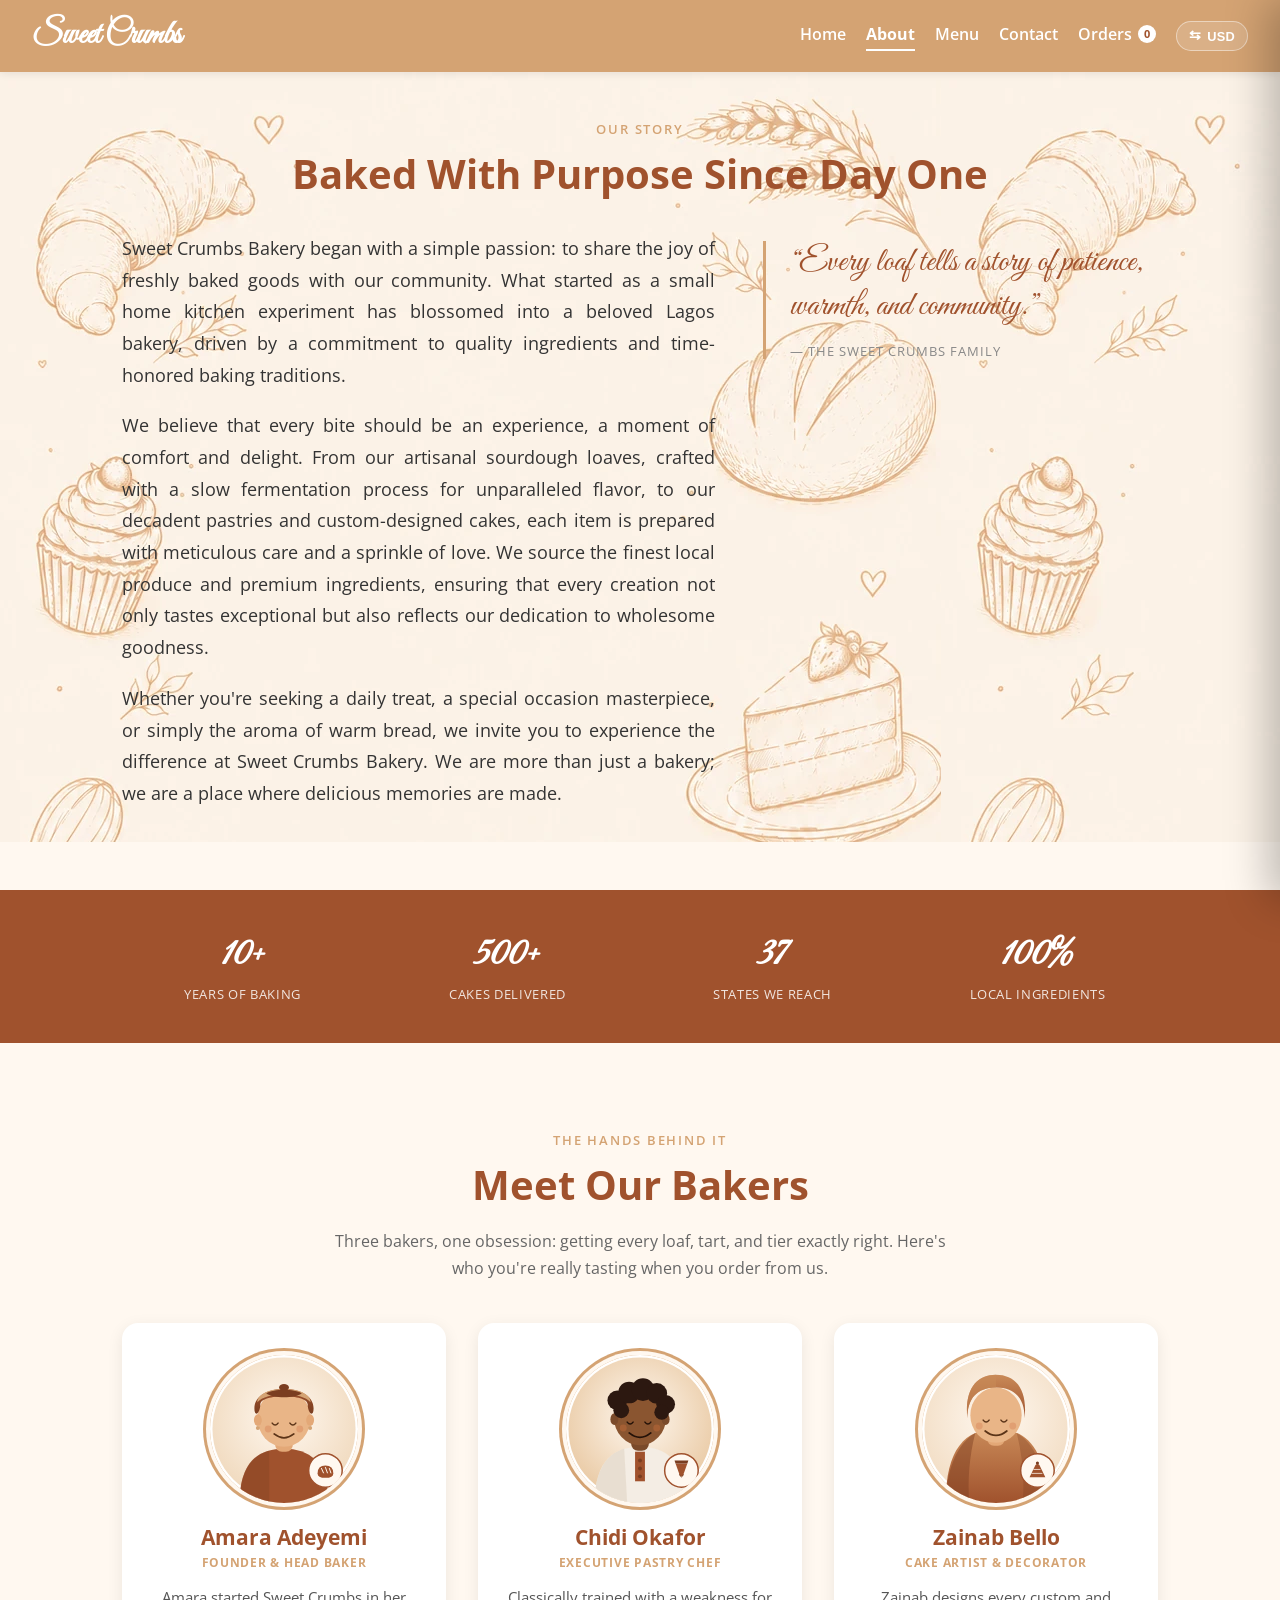
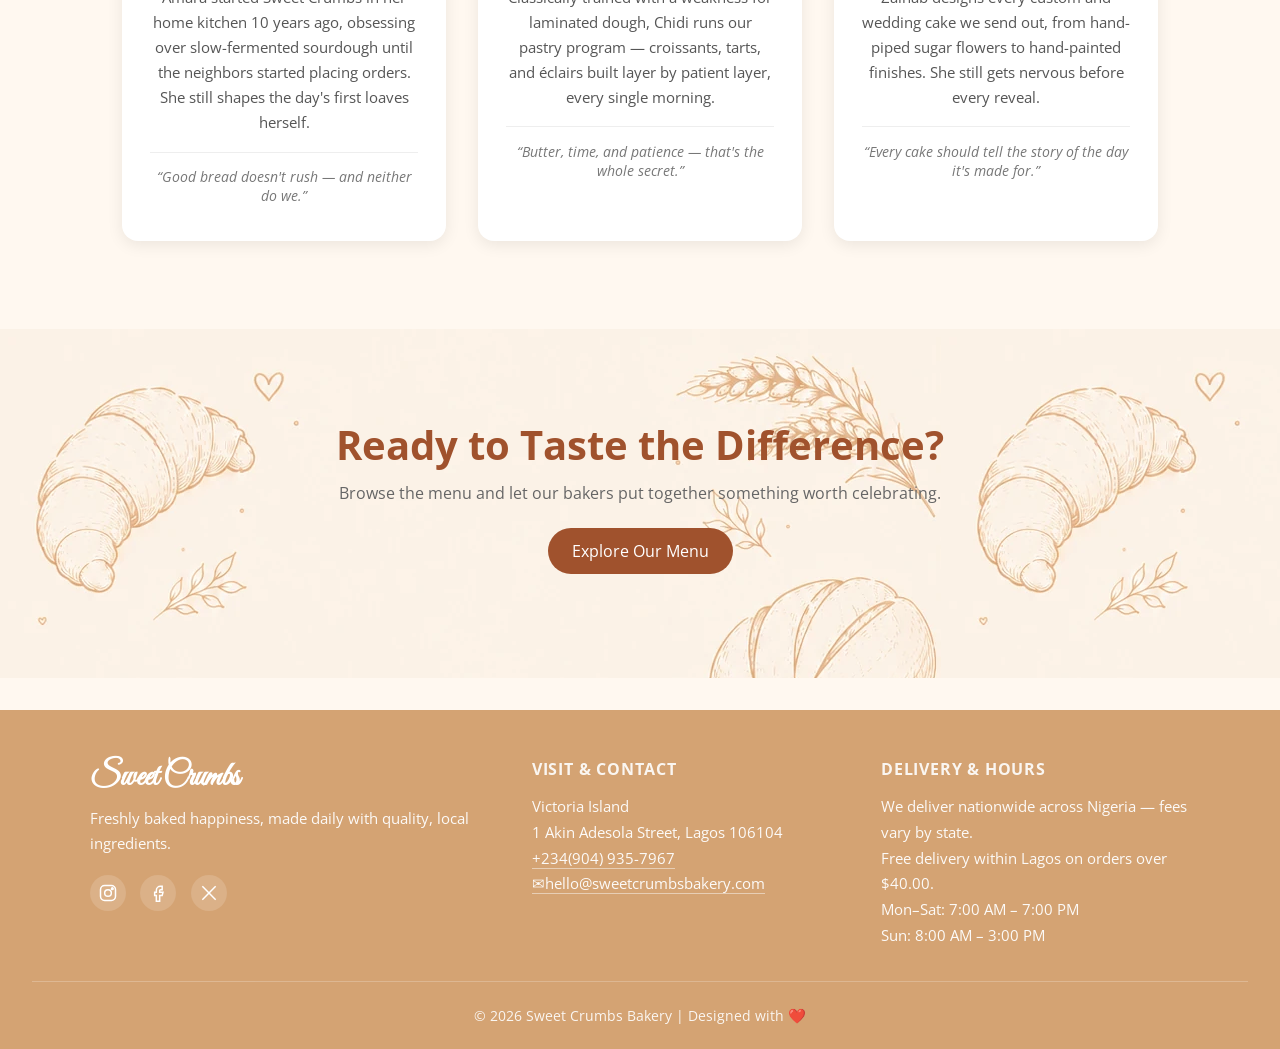
<file: about.html>
<!DOCTYPE html>
<html lang="en">
<head>
    <meta charset="UTF-8">
    <meta name="viewport" content="width=device-width, initial-scale=1.0">
    <meta name="description" content="Learn the story behind Sweet Crumbs Bakery — freshly baked sourdough, pastries, and custom cakes made with quality ingredients and time-honored traditions.">
    <title>About Us- Sweet Crumb Bakery</title>
    <link rel="icon" href="data:image/svg+xml,<svg xmlns=%22http://www.w3.org/2000/svg%22 viewBox=%220 0 100 100%22><text y=%22.9em%22 font-size=%2290%22>🍞</text></svg>">
    <!-- Preload only the background needed for the current device -->
<link rel="preload" as="image" href="img.png" media="(min-width: 769px)">

<link rel="preload" as="image" href="mobile img.png" media="(max-width: 768px)">

<link rel="stylesheet" href="styles.css">
    <link href="https://fonts.googleapis.com/css2?family=Great+Vibes&family=Open+Sans:wght@400;600&display=swap" rel="stylesheet">
    <link rel="stylesheet" href="styles.css">
    <script src="script.js" defer></script>
</head>
<body>
    <!--Navbar-->
    <header id="navbar">
        <h1>Sweet Crumbs</h1>
    <div class="nav-wrapper">
        <nav id="nav-links">
            <a href="index.html">Home</a>
            <a href="about.html" class="active" aria-current="page">About</a>
            <a href="menu.html">Menu</a>
            <a href="contact.html">Contact</a>
            <a href="#" id="orders-link" class="cart-link" aria-haspopup="dialog">Orders<span class="cart-badge" id="cart-badge">0</span></a>
        </nav>
        <div class="header-actions">
            <button type="button" class="currency-toggle" id="currency-toggle" aria-label="Prices shown in US Dollars. Tap to switch to Nigerian Naira.">
                <span class="currency-swap-icon" aria-hidden="true">&#8646;</span>
                <span id="currency-toggle-label">USD</span>
            </button>
            <button class="hamburger" id="hamburger" aria-label="Toggle navigation menu" aria-expanded="false" aria-controls="nav-links">
                <span class="hamburger-bar"></span>
                <span class="hamburger-bar"></span>
                <span class="hamburger-bar"></span>
            </button>
        </div>
    </div>
    </header>

    <!--Our Story-->
    <section class="story-section">
        <div class="container story-container">
            <p class="section-eyebrow">Our Story</p>
            <h2>Baked With Purpose Since Day One</h2>
            <div class="story-grid">
                <div class="about-text">
                    <p>Sweet Crumbs Bakery began with a simple passion: to share the joy of freshly baked goods with our community. What started as a small home kitchen experiment has blossomed into a beloved Lagos bakery, driven by a commitment to quality ingredients and time-honored baking traditions.</p>
                    <p>We believe that every bite should be an experience, a moment of comfort and delight. From our artisanal sourdough loaves, crafted with a slow fermentation process for unparalleled flavor, to our decadent pastries and custom-designed cakes, each item is prepared with meticulous care and a sprinkle of love. We source the finest local produce and premium ingredients, ensuring that every creation not only tastes exceptional but also reflects our dedication to wholesome goodness.</p>
                    <p>Whether you're seeking a daily treat, a special occasion masterpiece, or simply the aroma of warm bread, we invite you to experience the difference at Sweet Crumbs Bakery. We are more than just a bakery; we are a place where delicious memories are made.</p>
                </div>
                <blockquote class="story-pullquote">
                    &ldquo;Every loaf tells a story of patience, warmth, and community.&rdquo;
                    <span>&mdash; The Sweet Crumbs Family</span>
                </blockquote>
            </div>
        </div>
    </section>

    <!--Stats strip-->
    <section class="stats-strip">
        <div class="container stats-grid">
            <div class="stat-item">
                <span class="stat-number counter" data-target="10">0+</span>
                <span class="stat-label">Years of Baking</span>
            </div>
            <div class="stat-item">
                <span class="stat-number counter" data-target="500">0+</span>
                <span class="stat-label">Cakes Delivered</span>
            </div>
            <div class="stat-item">
                <span class="stat-number counter" data-target="37">0</span>
                <span class="stat-label">States We Reach</span>
            </div>
            <div class="stat-item">
                <span class="stat-number counter"data-target="100">0%</span>
                <span class="stat-label">Local Ingredients</span>
            </div>
        </div>
    </section>

    <!--Meet the Bakers-->
    <section class="team-section">
        <div class="container">
            <p class="section-eyebrow">The Hands Behind It</p>
            <h2>Meet Our Bakers</h2>
            <p class="team-intro">Three bakers, one obsession: getting every loaf, tart, and tier exactly right. Here's who you're really tasting when you order from us.</p>
            <div class="team-grid">
                <article class="team-card">
                    <div class="team-avatar" aria-hidden="true">
                    <svg viewBox="0 0 300 300" xmlns="http://www.w3.org/2000/svg">
                    <defs>
                        <radialGradient id="halo1" cx="50%" cy="42%" r="60%">
                        <stop offset="0%" stop-color="#fff8f0"/>
                        <stop offset="100%" stop-color="#f0d9bd"/>
                        </radialGradient>
                        <linearGradient id="wrap1" x1="0" y1="0" x2="0" y2="1">
                        <stop offset="0%" stop-color="#a0522d"/>
                        <stop offset="100%" stop-color="#7a3d20"/>
                        </linearGradient>
                    </defs>

                    <circle cx="150" cy="150" r="145" fill="url(#halo1)"/>

                    <!-- shoulders / top -->
                    <path d="M60 300 C60 215 100 190 150 190 C200 190 240 215 240 300 Z" fill="#a0522d"/>
                    <path d="M60 300 C60 225 92 200 120 194 L120 300 Z" fill="#8a4425" opacity="0.5"/>

                    <!-- neck -->
                    <rect x="132" y="150" width="36" height="46" rx="14" fill="#e3a877"/>

                    <!-- head -->
                    <ellipse cx="150" cy="128" rx="54" ry="58" fill="#e9b587"/>

                    <!-- ears -->
                    <ellipse cx="97" cy="132" rx="8" ry="12" fill="#e3a877"/>
                    <ellipse cx="203" cy="132" rx="8" ry="12" fill="#e3a877"/>

                    <!-- headwrap base -->
                    <path d="M90 108 C90 55 210 55 210 108 C210 128 198 118 198 100 C198 78 102 78 102 100 C102 118 90 128 90 108 Z" fill="url(#wrap1)"/>
                    <path d="M96 96 C96 60 204 60 204 96 C186 74 114 74 96 96 Z" fill="#d4a373"/>
                    <path d="M114 78 C128 68 172 68 186 78 C174 88 126 88 114 78 Z" fill="#7a3d20"/>
                    <ellipse cx="150" cy="66" rx="10" ry="7" fill="#7a3d20"/>

                    <!-- face -->
                    <path d="M126 138 q6 8 12 0" stroke="#5b3418" stroke-width="3" fill="none" stroke-linecap="round"/>
                    <path d="M162 138 q6 8 12 0" stroke="#5b3418" stroke-width="3" fill="none" stroke-linecap="round"/>
                    <path d="M130 160 q20 16 40 0" stroke="#5b3418" stroke-width="3.5" fill="none" stroke-linecap="round"/>
                    <circle cx="118" cy="150" r="7" fill="#d98a5f" opacity="0.5"/>
                    <circle cx="182" cy="150" r="7" fill="#d98a5f" opacity="0.5"/>

                    <!-- earrings -->
                    <circle cx="97" cy="148" r="4" fill="#d4a373"/>
                    <circle cx="203" cy="148" r="4" fill="#d4a373"/>

                    <!-- badge: bread loaf -->
                    <circle cx="234" cy="234" r="34" fill="#fff8f0" stroke="#a0522d" stroke-width="3"/>
                    <g transform="translate(234 234)">
                        <path d="M-16 6 Q-16 -10 0 -10 Q16 -10 16 6 Q16 15 0 15 Q-16 15 -16 6 Z" fill="#a0522d"/>
                        <path d="M-8 -4 L-4 5" stroke="#fff8f0" stroke-width="2" stroke-linecap="round"/>
                        <path d="M0 -6 L4 5" stroke="#fff8f0" stroke-width="2" stroke-linecap="round"/>
                        <path d="M8 -4 L11 5" stroke="#fff8f0" stroke-width="2" stroke-linecap="round"/>
                    </g>
                    </svg>
                    </div>
                    <h3>Amara Adeyemi</h3>
                    <p class="team-role">Founder &amp; Head Baker</p>
                    <p class="team-bio">Amara started Sweet Crumbs in her home kitchen 10 years ago, obsessing over slow-fermented sourdough until the neighbors started placing orders. She still shapes the day's first loaves herself.</p>
                    <blockquote class="team-quote">&ldquo;Good bread doesn't rush &mdash; and neither do we.&rdquo;</blockquote>
                </article>
                <article class="team-card">
                    <div class="team-avatar" aria-hidden="true">
                    <svg viewBox="0 0 300 300" xmlns="http://www.w3.org/2000/svg">
                    <defs>
                        <radialGradient id="halo2" cx="50%" cy="42%" r="60%">
                        <stop offset="0%" stop-color="#fff8f0"/>
                        <stop offset="100%" stop-color="#e9c9a3"/>
                        </radialGradient>
                    </defs>

                    <circle cx="150" cy="150" r="145" fill="url(#halo2)"/>

                    <!-- shoulders / chef whites -->
                    <path d="M58 300 C58 212 100 186 150 186 C200 186 242 212 242 300 Z" fill="#f4ede4"/>
                    <path d="M58 300 C58 224 90 198 118 190 L124 300 Z" fill="#e4d9c9" opacity="0.7"/>
                    <rect x="140" y="196" width="20" height="60" fill="#a0522d"/>
                    <circle cx="150" cy="214" r="4" fill="#7a3d20"/>
                    <circle cx="150" cy="230" r="4" fill="#7a3d20"/>
                    <circle cx="150" cy="246" r="4" fill="#7a3d20"/>

                    <!-- neck -->
                    <rect x="132" y="150" width="36" height="44" rx="14" fill="#7a4a2a"/>

                    <!-- head -->
                    <ellipse cx="150" cy="126" rx="53" ry="57" fill="#8a5530"/>

                    <!-- ears -->
                    <ellipse cx="98" cy="130" rx="8" ry="12" fill="#7a4a2a"/>
                    <ellipse cx="202" cy="130" rx="8" ry="12" fill="#7a4a2a"/>

                    <!-- curly hair -->
                    <g fill="#2c1810">
                        <circle cx="104" cy="92" r="20"/>
                        <circle cx="128" cy="76" r="22"/>
                        <circle cx="156" cy="70" r="23"/>
                        <circle cx="184" cy="78" r="21"/>
                        <circle cx="202" cy="100" r="19"/>
                        <circle cx="112" cy="112" r="16"/>
                        <circle cx="194" cy="116" r="15"/>
                    </g>

                    <!-- face -->
                    <path d="M124 136 q6 8 12 0" stroke="#241208" stroke-width="3" fill="none" stroke-linecap="round"/>
                    <path d="M160 136 q6 8 12 0" stroke="#241208" stroke-width="3" fill="none" stroke-linecap="round"/>
                    <path d="M128 158 q22 18 44 0" stroke="#241208" stroke-width="3.5" fill="none" stroke-linecap="round"/>
                    <circle cx="116" cy="148" r="7" fill="#c46a3a" opacity="0.45"/>
                    <circle cx="184" cy="148" r="7" fill="#c46a3a" opacity="0.45"/>

                    <!-- badge: piping bag -->
                    <circle cx="234" cy="234" r="34" fill="#fff8f0" stroke="#a0522d" stroke-width="3"/>
                    <g transform="translate(234 232)">
                        <path d="M-12 -12 L12 -12 L4 10 Q0 18 -4 10 Z" fill="#a0522d"/>
                        <path d="M-12 -12 L12 -12 L14 -18 L-14 -18 Z" fill="#7a3d20"/>
                        <path d="M-4 10 Q0 20 4 10" stroke="#7a3d20" stroke-width="2" fill="none"/>
                    </g>
                    </svg>
                    </div>
                    <h3>Chidi Okafor</h3>
                    <p class="team-role">Executive Pastry Chef</p>
                    <p class="team-bio">Classically trained with a weakness for laminated dough, Chidi runs our pastry program &mdash; croissants, tarts, and éclairs built layer by patient layer, every single morning.</p>
                    <blockquote class="team-quote">&ldquo;Butter, time, and patience &mdash; that's the whole secret.&rdquo;</blockquote>
                </article>
                <article class="team-card">
                    <div class="team-avatar" aria-hidden="true">
                    <svg viewBox="0 0 300 300" xmlns="http://www.w3.org/2000/svg">
                    <defs>
                        <radialGradient id="halo3" cx="50%" cy="42%" r="60%">
                        <stop offset="0%" stop-color="#fff8f0"/>
                        <stop offset="100%" stop-color="#f2ddc4"/>
                        </radialGradient>
                        <linearGradient id="hijab3" x1="0" y1="0" x2="0" y2="1">
                        <stop offset="0%" stop-color="#c98a58"/>
                        <stop offset="100%" stop-color="#a0522d"/>
                        </linearGradient>
                    </defs>

                    <circle cx="150" cy="150" r="145" fill="url(#halo3)"/>

                    <!-- hijab drape over shoulders -->
                    <path d="M48 300 C48 190 88 150 150 150 C212 150 252 190 252 300 Z" fill="url(#hijab3)"/>
                    <path d="M48 300 C50 220 78 175 108 158 C96 205 92 255 96 300 Z" fill="#7a3d20" opacity="0.45"/>
                    <path d="M252 300 C250 220 222 175 192 158 C204 205 208 255 204 300 Z" fill="#7a3d20" opacity="0.3"/>

                    <!-- neck -->
                    <rect x="132" y="150" width="36" height="34" rx="14" fill="#e3a877"/>

                    <!-- head -->
                    <ellipse cx="150" cy="122" rx="52" ry="56" fill="#e9b587"/>

                    <!-- hijab framing face -->
                    <path d="M92 128 C86 70 110 40 150 40 C190 40 214 70 208 128 C208 90 190 66 150 66 C110 66 92 90 92 128 Z" fill="url(#hijab3)"/>
                    <path d="M92 128 C86 70 110 40 150 40 L150 66 C110 66 92 90 92 128 Z" fill="#c98a58" opacity="0.6"/>

                    <!-- face -->
                    <path d="M124 132 q6 8 12 0" stroke="#5b3418" stroke-width="3" fill="none" stroke-linecap="round"/>
                    <path d="M160 132 q6 8 12 0" stroke="#5b3418" stroke-width="3" fill="none" stroke-linecap="round"/>
                    <path d="M128 154 q22 18 44 0" stroke="#5b3418" stroke-width="3.5" fill="none" stroke-linecap="round"/>
                    <circle cx="116" cy="144" r="7" fill="#d98a5f" opacity="0.5"/>
                    <circle cx="184" cy="144" r="7" fill="#d98a5f" opacity="0.5"/>

                    <!-- badge: cake slice -->
                    <circle cx="234" cy="234" r="34" fill="#fff8f0" stroke="#a0522d" stroke-width="3"/>
                    <g transform="translate(234 234)">
                        <path d="M-16 14 L16 14 L4 -11 Q0 -15 -4 -11 Z" fill="#a0522d"/>
                        <line x1="-12" y1="6" x2="10" y2="6" stroke="#fff8f0" stroke-width="1.5"/>
                        <line x1="-8" y1="-2" x2="6" y2="-2" stroke="#fff8f0" stroke-width="1.5"/>
                        <circle cx="0" cy="-15" r="3.2" fill="#7a3d20"/>
                    </g>
                    </svg>
                    </div>
                    <h3>Zainab Bello</h3>
                    <p class="team-role">Cake Artist &amp; Decorator</p>
                    <p class="team-bio">Zainab designs every custom and wedding cake we send out, from hand-piped sugar flowers to hand-painted finishes. She still gets nervous before every reveal.</p>
                    <blockquote class="team-quote">&ldquo;Every cake should tell the story of the day it's made for.&rdquo;</blockquote>
                </article>
            </div>
        </div>
    </section>
    <!--Why-Us-Section-->
    

    <!--About CTA-->
    <section class="about-cta">
        <div class="container about-cta-inner">
            <h2>Ready to Taste the Difference?</h2>
            <p>Browse the menu and let our bakers put together something worth celebrating.</p>
            <a href="menu.html" class="btn2">Explore Our Menu</a>
        </div>
    </section>


<!--Footer-section-->
<footer>
    <div class="footer-inner">
        <div class="footer-col footer-brand">
            <h3>Sweet Crumbs</h3>
            <p>Freshly baked happiness, made daily with quality, local ingredients.</p>
            <ul class="footer-social" aria-label="Follow Sweet Crumbs Bakery on social media">
                <li>
                    <a href="https://instagram.com/sweetcrumbsbakery" target="_blank" rel="noopener noreferrer" aria-label="Sweet Crumbs Bakery on Instagram">
                        <svg viewBox="0 0 24 24" width="20" height="20" fill="none" stroke="currentColor" stroke-width="1.8"><rect x="3" y="3" width="18" height="18" rx="5"/><circle cx="12" cy="12" r="4"/><circle cx="17.2" cy="6.8" r="1"/></svg>
                    </a>
                </li>
                <li>
                    <a href="https://facebook.com/sweetcrumbsbakery" target="_blank" rel="noopener noreferrer" aria-label="Sweet Crumbs Bakery on Facebook">
                        <svg viewBox="0 0 24 24" width="20" height="20" fill="none" stroke="currentColor" stroke-width="1.8"><path d="M15 8h2V4h-2a5 5 0 0 0-5 5v2H8v4h2v7h4v-7h3l1-4h-4V9a1 1 0 0 1 1-1Z"/></svg>
                    </a>
                </li>
                <li>
                    <a href="https://twitter.com/sweetcrumbsbky" target="_blank" rel="noopener noreferrer" aria-label="Sweet Crumbs Bakery on X (Twitter)">
                        <svg viewBox="0 0 24 24" width="20" height="20" fill="none" stroke="currentColor" stroke-width="1.8"><path d="M4 4l16 16M20 4 4 20"/></svg>
                    </a>
                </li>
            </ul>
        </div>

        <div class="footer-col">
            <h4>Visit &amp; Contact</h4>
            <address>
                Victoria Island<br>
                1 Akin Adesola Street, Lagos 106104<br>
                <a href="tel:+2349049357967">+234(904) 935-7967</a><br>
                <a href="mailto:kennycool202421@gmail.com" onclick="window.open('https://mail.google.com/mail/?view=cm&fs=1&to=kennycool202421@gmail.com', '_blank', 'noopener,noreferrer');">✉hello@sweetcrumbsbakery.com</a>
            </address>
        </div>

        <div class="footer-col">
            <h4>Delivery &amp; Hours</h4>
            <p>We deliver nationwide across Nigeria &mdash; fees vary by state.<br>Free delivery within Lagos on orders over <span id="footer-delivery-amount">$40</span>.</p>
            <p>Mon&ndash;Sat: 7:00 AM &ndash; 7:00 PM<br>Sun: 8:00 AM &ndash; 3:00 PM</p>
        </div>
    </div>

    <p class="footer-bottom">&copy; <span class="copyright-year">2025</span> Sweet Crumbs Bakery | Designed with ❤️</p>
</footer>    
<!--Cart / checkout panel-->
<div class="cart-backdrop" id="cart-backdrop"></div>
<aside class="cart-panel" id="cart-panel" role="dialog" aria-modal="true" aria-labelledby="cart-title" aria-hidden="true">
    <div class="cart-panel-header">
        <h2 id="cart-title">Your Order</h2>
        <button class="modal-close cart-close" id="cart-close" aria-label="Close order panel">&times;</button>
    </div>

    <!-- Step 1: cart items -->
    <div class="cart-view" id="cart-view">
        <div class="cart-items" id="cart-items">
            <p class="cart-empty" id="cart-empty">Your order is empty. Browse the menu and tap "View Details" on anything that looks good.</p>
        </div>
        <div class="delivery-location">
            <label for="delivery-state">Delivering to</label>
            <select id="delivery-state">
                <option value="" disabled selected>Select your state</option>
            </select>
            <p class="delivery-location-hint" id="delivery-location-hint">We deliver nationwide &mdash; fees vary by distance from our Lagos bakery.</p>
        </div>
        <div class="cart-summary">
            <p class="cart-delivery-hint" id="cart-delivery-hint"></p>
            <div class="cart-summary-row">
                <span>Subtotal</span>
                <span id="cart-subtotal">$0.00</span>
            </div>
            <div class="cart-summary-row">
                <span>Delivery fee</span>
                <span id="cart-delivery-fee">$0.00</span>
            </div>
            <div class="cart-summary-row cart-total-row">
                <span>Total</span>
                <span id="cart-total">$0.00</span>
            </div>
            <button type="button" class="btn2 cart-checkout-btn" id="cart-checkout-btn" disabled>Proceed to Checkout</button>
        </div>
    </div>

    <!-- Step 2: payment method -->
    <div class="payment-method-view" id="payment-method-view" hidden>
        <button type="button" class="cart-back-btn" id="payment-back-btn">&larr; Back to order</button>
        <h3 class="cart-step-heading">How would you like to pay?</h3>
        <p class="cart-step-total" id="payment-method-total"></p>
        <div class="payment-options">
            <button type="button" class="payment-option" id="pay-delivery-btn">
                <span class="payment-option-icon" aria-hidden="true">&#128181;</span>
                <span class="payment-option-text">
                    <strong>Pay on Delivery</strong>
                    <small>Cash or card handed to the rider</small>
                </span>
                <span class="payment-option-arrow" aria-hidden="true">&rsaquo;</span>
            </button>
            <button type="button" class="payment-option" id="pay-card-btn">
                <span class="payment-option-icon" aria-hidden="true">&#128179;</span>
                <span class="payment-option-text">
                    <strong>Pay by Card</strong>
                    <small>Secure checkout, verified instantly</small>
                </span>
                <span class="payment-option-arrow" aria-hidden="true">&rsaquo;</span>
            </button>
            <button type="button" class="payment-option" id="pay-transfer-btn">
                <span class="payment-option-icon" aria-hidden="true">&#127974;</span>
                <span class="payment-option-text">
                    <strong>Pay by Bank Transfer</strong>
                    <small>We hold your order 30 minutes</small>
                </span>
                <span class="payment-option-arrow" aria-hidden="true">&rsaquo;</span>
            </button>
        </div>
    </div>

    <!-- Step 3a: card payment -->
    <div class="card-payment-view" id="card-payment-view" hidden>
        <button type="button" class="cart-back-btn" id="card-back-btn">&larr; Back to payment options</button>
        <h3 class="cart-step-heading">Card details</h3>
        <form id="card-payment-form" novalidate>
            <label for="card-name">Name on card</label>
            <input type="text" id="card-name" autocomplete="cc-name" placeholder="Jane Doe" required>

            <label for="card-number">Card number</label>
            <input type="text" id="card-number" inputmode="numeric" autocomplete="cc-number" placeholder="1234 5678 9012 3456" maxlength="19" required>

            <div class="card-row">
                <div>
                    <label for="card-expiry">Expiry</label> <br>
                    <input type="text" id="card-expiry" inputmode="numeric" autocomplete="cc-exp" placeholder="MM/YY" maxlength="5" required>
                </div>
                <div>
                    <label for="card-cvv">CVV</label> <br>
                    <input type="text" id="card-cvv" inputmode="numeric" autocomplete="cc-csc" placeholder="123" maxlength="4" required>
                </div>
            </div>

            <p class="field-error" id="card-error" hidden></p>

            <div class="checkout-recap" id="card-recap"></div>
            <button type="submit" class="btn2 cart-checkout-btn" id="card-pay-btn">
                <span id="card-pay-btn-text">Pay</span>
            </button>
            <p class="secure-note">&#128274; Payments are encrypted and secure.</p>
        </form>
    </div>

    <!-- Step 3b: bank transfer -->
    <div class="transfer-view" id="transfer-view" hidden>
        <button type="button" class="cart-back-btn" id="transfer-back-btn">&larr; Back to payment options</button>
        <h3 class="cart-step-heading">Bank transfer details</h3>
        <div class="transfer-details">
            <div class="transfer-row">
                <span>Bank name</span>
                <strong>Crumb Trust Bank</strong>
            </div>
            <div class="transfer-row">
                <span>Account name</span>
                <strong>Sweet Crumbs Bakery Ltd</strong>
            </div>
            <div class="transfer-row transfer-row-account">
                <span>Account number</span>
                <div class="transfer-account-copy">
                    <strong id="transfer-account-number">2004 5566 7189</strong>
                    <button type="button" class="transfer-copy-btn" id="transfer-copy-btn">Copy</button>
                </div>
            </div>
            <div class="transfer-row">
                <span>Amount</span>
                <strong id="transfer-amount"></strong>
            </div>
        </div>
        <p class="transfer-note">Use your name as the transfer reference. We'll hold your order for 30 minutes while we confirm the payment.</p>
        <button type="button" class="btn2 cart-checkout-btn" id="transfer-confirm-btn">I've Sent the Transfer</button>
    </div>

    <!-- Transient status overlay (payment verifying / confirmed) -->
    <div class="payment-status-overlay" id="payment-status-overlay" hidden>
        <div class="payment-status-icon" id="payment-status-icon">&#10003;</div>
        <p id="payment-status-text"></p>
    </div>

    <!-- Step 4: delivery details -->
    <div class="checkout-view" id="checkout-view" hidden>
        <button type="button" class="cart-back-btn" id="checkout-back-btn">&larr; Back to payment options</button>
        <h3 class="cart-step-heading">Delivery details</h3>
        <p class="delivery-state-summary" id="delivery-state-summary"></p>
        <form id="checkout-form">
            <label for="checkout-name">Full name</label>
            <input type="text" id="checkout-name" name="name" autocomplete="name" required>

            <label for="checkout-phone">Phone number</label>
            <input type="tel" id="checkout-phone" name="phone" autocomplete="tel" required>

            <label for="checkout-address">Delivery address</label>
            <textarea id="checkout-address" name="address" rows="2" required></textarea>

            <div class="card-row">
                <div>
                    <label for="checkout-date">Delivery date</label> <br>
                    <input type="date" id="checkout-date" name="date" required>
                </div>
                <div>
                    <label for="checkout-time">Delivery time</label> <br>
                    <select id="checkout-time" name="time" required>
                        <option value="" disabled selected>Select a slot</option>
                        <option>9:00 AM &ndash; 11:00 AM</option>
                        <option>11:00 AM &ndash; 1:00 PM</option>
                        <option>1:00 PM &ndash; 3:00 PM</option>
                        <option>3:00 PM &ndash; 5:00 PM</option>
                        <option>5:00 PM &ndash; 7:00 PM</option>
                    </select>
                </div>
            </div>

            <div class="checkout-recap" id="checkout-recap"></div>

            <input type="hidden" id="checkout-order-items" name="order_items">
            <input type="hidden" id="checkout-order-total" name="order_total">
            <input type="hidden" id="checkout-payment-method" name="payment_method">
            <input type="hidden" id="checkout-delivery-state" name="delivery_state">

            <p class="field-error" id="checkout-error" hidden></p>

            <button type="submit" class="btn2 cart-checkout-btn">Confirm Order</button>
        </form>
    </div>

    <!-- Step 5: confirmation -->
    <div class="confirmation-view" id="confirmation-view" hidden>
        <div class="confirmation-check" aria-hidden="true">&#10003;</div>
        <h3>Order placed!</h3>
        <p>Order <strong id="confirmation-number"></strong> is confirmed. We'll start baking right away.</p>
        <p class="confirmation-detail" id="confirmation-payment"></p>
        <p class="confirmation-detail" id="confirmation-delivery"></p>
        <p class="confirmation-total" id="confirmation-total"></p>
        <button type="button" class="btn2 cart-checkout-btn" id="continue-shopping-btn">Continue Shopping</button>
    </div>
</aside>

</body>
</html>
</file>
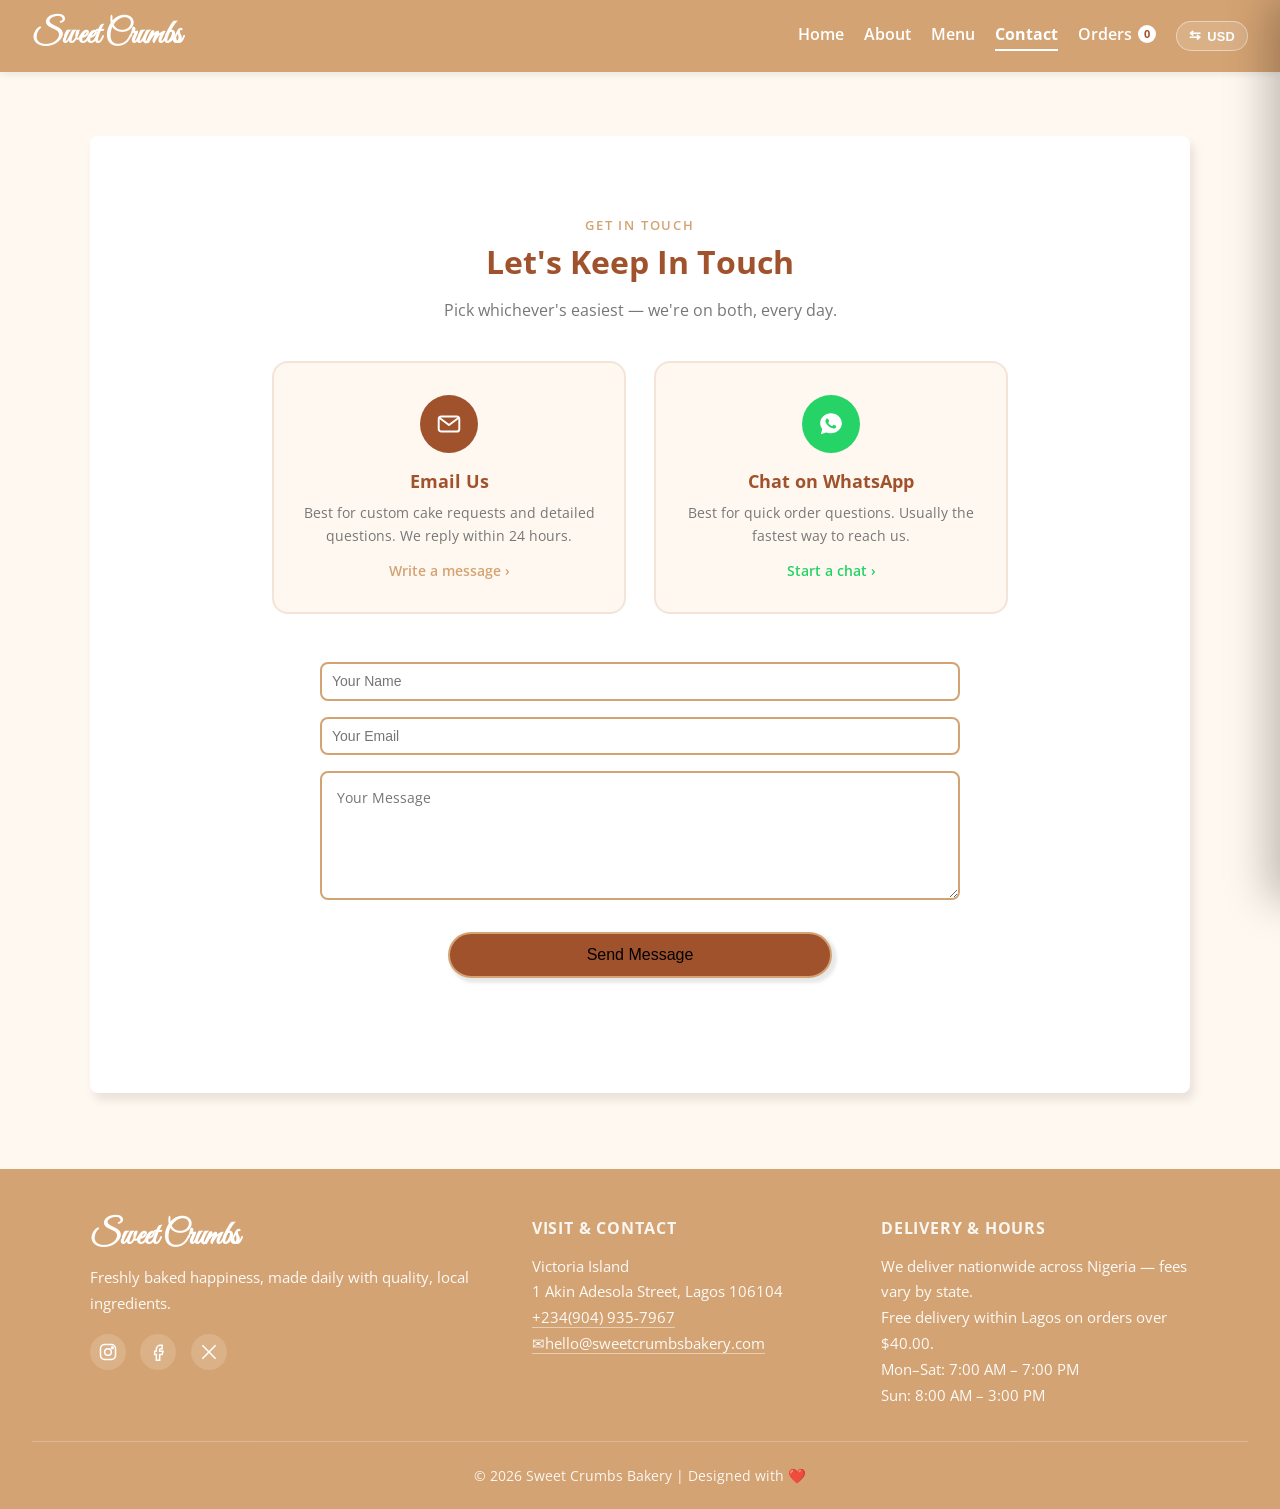
<file: contact.html>
<!DOCTYPE html>
<html lang="en">
<head>
    <meta charset="UTF-8">
    <meta name="viewport" content="width=device-width, initial-scale=1.0">
    <meta name="description" content="Get in touch with Sweet Crumbs Bakery for custom cakes, catering, and special orders. We'd love to hear from you.">
    <title>Contact- Sweet Crumbs Bakery</title>
    <link rel="icon" href="data:image/svg+xml,<svg xmlns=%22http://www.w3.org/2000/svg%22 viewBox=%220 0 100 100%22><text y=%22.9em%22 font-size=%2290%22>🍞</text></svg>">
    <link href="https://fonts.googleapis.com/css2?family=Great+Vibes&family=Open+Sans:wght@400;600&display=swap" rel="stylesheet">
    <link rel="stylesheet" href="styles.css">
    <script src="script.js" defer></script>
</head>
<body>
    <!--Navbar-->
    <header id="navbar">
        <h1>Sweet Crumbs</h1>
    <div class="nav-wrapper">
        <nav id="nav-links">
            <a href="index.html">Home</a>
            <a href="about.html">About</a>
            <a href="menu.html">Menu</a>
            <a href="contact.html" class="active" aria-current="page">Contact</a>
            <a href="#" id="orders-link" class="cart-link" aria-haspopup="dialog">Orders<span class="cart-badge" id="cart-badge">0</span></a>
        </nav>
        <div class="header-actions">
            <button type="button" class="currency-toggle" id="currency-toggle" aria-label="Prices shown in US Dollars. Tap to switch to Nigerian Naira.">
                <span class="currency-swap-icon" aria-hidden="true">&#8646;</span>
                <span id="currency-toggle-label">USD</span>
            </button>
            <button class="hamburger" id="hamburger" aria-label="Toggle navigation menu" aria-expanded="false" aria-controls="nav-links">
                <span class="hamburger-bar"></span>
                <span class="hamburger-bar"></span>
                <span class="hamburger-bar"></span>
            </button>
        </div>
    </div>
    </header>

    <!--Contact-form-section-->
    <section class="contact-section">
        <p class="section-eyebrow">Get In Touch</p>
        <h2>Let's Keep In Touch</h2>
        <p class="contact-intro">Pick whichever's easiest &mdash; we're on both, every day.</p>

        <div class="contact-choice-grid">
            <a class="contact-choice-card" href="mailto:kennycool202421@gmail.com" onclick="window.open('https://mail.google.com/mail/?view=cm&fs=1&to=kennycool202421@gmail.com', '_blank', 'noopener,noreferrer');">
                <span class="contact-choice-icon contact-choice-icon-email" aria-hidden="true">
                    <svg viewBox="0 0 24 24" width="26" height="26" fill="none" stroke="currentColor" stroke-width="1.8" stroke-linecap="round" stroke-linejoin="round"><rect x="2.5" y="5" width="19" height="14" rx="2.5"/><path d="M3.3 6.5 12 13 20.7 6.5"/></svg>
                </span>
                <span class="contact-choice-title">Email Us</span>
                <span class="contact-choice-desc">Best for custom cake requests and detailed questions. We reply within 24 hours.</span>
                <span class="contact-choice-cta">Write a message &rsaquo;</span>
            </a>
            <a class="contact-choice-card contact-choice-whatsapp" href="https://wa.me/2349049357967?text=Hi%20Sweet%20Crumbs%20Bakery%2C%20I%27d%20like%20to%20ask%20about..." target="_blank" rel="noopener noreferrer">
                <span class="contact-choice-icon contact-choice-icon-whatsapp" aria-hidden="true">
                    <svg viewBox="0 0 24 24" width="26" height="26" fill="#fff"><path d="M12 2C6.48 2 2 6.13 2 11.22c0 2.02.72 3.89 1.94 5.42L2.6 21.4l4.98-1.55A10.9 10.9 0 0 0 12 20.44c5.52 0 10-4.13 10-9.22S17.52 2 12 2Z"/><path d="M9.1 7.6c-.28-.6-.5-.6-.73-.6-.2 0-.42.03-.65.28-.22.25-.86.85-.86 2.06 0 1.2.88 2.37 1 2.53.13.17 1.7 2.72 4.2 3.7 2.08.83 2.5.66 2.95.62.45-.04 1.45-.6 1.65-1.17.2-.58.2-1.08.14-1.18-.06-.1-.22-.16-.46-.28-.24-.12-1.45-.72-1.68-.8-.22-.08-.39-.12-.55.12-.16.24-.63.8-.78.96-.14.16-.28.18-.52.06-.24-.12-1.02-.38-1.95-1.2-.72-.64-1.2-1.44-1.35-1.68-.14-.24-.02-.37.1-.49.11-.11.24-.28.36-.42.12-.14.16-.24.24-.4.08-.16.04-.3-.02-.42-.06-.12-.53-1.32-.73-1.8Z" fill="#25d366"/></svg>
                </span>
                <span class="contact-choice-title">Chat on WhatsApp</span>
                <span class="contact-choice-desc">Best for quick order questions. Usually the fastest way to reach us.</span>
                <span class="contact-choice-cta">Start a chat &rsaquo;</span>
            </a>
        </div>

        <form class="contact-form" id="contact-form" action="https://formspree.io/f/mvkpygyk" method="POST">
            <label class="sr-only" for="name">Your Name</label>
            <input type="text" id="name" name="name" placeholder="Your Name" autocomplete="name" required>

            <label class="sr-only" for="email">Your Email</label>
            <input type="email" id="email" name="email" placeholder="Your Email" autocomplete="email" required>

            <label class="sr-only" for="message">Your Message</label>
            <textarea id="message" name="message" placeholder="Your Message" rows="5" required></textarea>
            <!-- <a href="mailto:kennycool202421@gmail.com" onclick="window.open('https://mail.google.com/mail/?view=cm&fs=1&to=kennycool202421@gmail.com', '_blank', 'noopener,noreferrer');">Send Message</a> -->
            <button type="submit">Send Message</button>
            <p class="form-status" id="form-status" role="status" aria-live="polite"></p>
        </form>
    </section><br><br>
<!--Footer-section-->
<footer>
    <div class="footer-inner">
        <div class="footer-col footer-brand">
            <h3>Sweet Crumbs</h3>
            <p>Freshly baked happiness, made daily with quality, local ingredients.</p>
            <ul class="footer-social" aria-label="Follow Sweet Crumbs Bakery on social media">
                <li>
                    <a href="https://instagram.com/sweetcrumbsbakery" target="_blank" rel="noopener noreferrer" aria-label="Sweet Crumbs Bakery on Instagram">
                        <svg viewBox="0 0 24 24" width="20" height="20" fill="none" stroke="currentColor" stroke-width="1.8"><rect x="3" y="3" width="18" height="18" rx="5"/><circle cx="12" cy="12" r="4"/><circle cx="17.2" cy="6.8" r="1"/></svg>
                    </a>
                </li>
                <li>
                    <a href="https://facebook.com/sweetcrumbsbakery" target="_blank" rel="noopener noreferrer" aria-label="Sweet Crumbs Bakery on Facebook">
                        <svg viewBox="0 0 24 24" width="20" height="20" fill="none" stroke="currentColor" stroke-width="1.8"><path d="M15 8h2V4h-2a5 5 0 0 0-5 5v2H8v4h2v7h4v-7h3l1-4h-4V9a1 1 0 0 1 1-1Z"/></svg>
                    </a>
                </li>
                <li>
                    <a href="https://twitter.com/sweetcrumbsbky" target="_blank" rel="noopener noreferrer" aria-label="Sweet Crumbs Bakery on X (Twitter)">
                        <svg viewBox="0 0 24 24" width="20" height="20" fill="none" stroke="currentColor" stroke-width="1.8"><path d="M4 4l16 16M20 4 4 20"/></svg>
                    </a>
                </li>
            </ul>
        </div>

        <div class="footer-col">
            <h4>Visit &amp; Contact</h4>
            <address>
                Victoria Island<br>
                1 Akin Adesola Street, Lagos 106104<br>
                <a href="tel:+2349049357967">+234(904) 935-7967</a><br>
                <a href="mailto:kennycool202421@gmail.com" onclick="window.open('https://mail.google.com/mail/?view=cm&fs=1&to=kennycool202421@gmail.com', '_blank', 'noopener,noreferrer');">✉hello@sweetcrumbsbakery.com</a>
            </address>
        </div>

        <div class="footer-col">
            <h4>Delivery &amp; Hours</h4>
            <p>We deliver nationwide across Nigeria &mdash; fees vary by state.<br>Free delivery within Lagos on orders over <span id="footer-delivery-amount">$40</span>.</p>
            <p>Mon&ndash;Sat: 7:00 AM &ndash; 7:00 PM<br>Sun: 8:00 AM &ndash; 3:00 PM</p>
        </div>
    </div>

    <p class="footer-bottom">&copy; <span class="copyright-year">2025</span> Sweet Crumbs Bakery | Designed with ❤️</p>
</footer>

<!--Cart / checkout panel-->
<div class="cart-backdrop" id="cart-backdrop"></div>
<aside class="cart-panel" id="cart-panel" role="dialog" aria-modal="true" aria-labelledby="cart-title" aria-hidden="true">
    <div class="cart-panel-header">
        <h2 id="cart-title">Your Order</h2>
        <button class="modal-close cart-close" id="cart-close" aria-label="Close order panel">&times;</button>
    </div>

    <!-- Step 1: cart items -->
    <div class="cart-view" id="cart-view">
        <div class="cart-items" id="cart-items">
            <p class="cart-empty" id="cart-empty">Your order is empty. Browse the menu and tap "View Details" on anything that looks good.</p>
        </div>
        <div class="delivery-location">
            <label for="delivery-state">Delivering to</label>
            <select id="delivery-state">
                <option value="" disabled selected>Select your state</option>
            </select>
            <p class="delivery-location-hint" id="delivery-location-hint">We deliver nationwide &mdash; fees vary by distance from our Lagos bakery.</p>
        </div>
        <div class="cart-summary">
            <p class="cart-delivery-hint" id="cart-delivery-hint"></p>
            <div class="cart-summary-row">
                <span>Subtotal</span>
                <span id="cart-subtotal">$0.00</span>
            </div>
            <div class="cart-summary-row">
                <span>Delivery fee</span>
                <span id="cart-delivery-fee">$0.00</span>
            </div>
            <div class="cart-summary-row cart-total-row">
                <span>Total</span>
                <span id="cart-total">$0.00</span>
            </div>
            <button type="button" class="btn2 cart-checkout-btn" id="cart-checkout-btn" disabled>Proceed to Checkout</button>
        </div>
    </div>

    <!-- Step 2: payment method -->
    <div class="payment-method-view" id="payment-method-view" hidden>
        <button type="button" class="cart-back-btn" id="payment-back-btn">&larr; Back to order</button>
        <h3 class="cart-step-heading">How would you like to pay?</h3>
        <p class="cart-step-total" id="payment-method-total"></p>
        <div class="payment-options">
            <button type="button" class="payment-option" id="pay-delivery-btn">
                <span class="payment-option-icon" aria-hidden="true">&#128181;</span>
                <span class="payment-option-text">
                    <strong>Pay on Delivery</strong>
                    <small>Cash or card handed to the rider</small>
                </span>
                <span class="payment-option-arrow" aria-hidden="true">&rsaquo;</span>
            </button>
            <button type="button" class="payment-option" id="pay-card-btn">
                <span class="payment-option-icon" aria-hidden="true">&#128179;</span>
                <span class="payment-option-text">
                    <strong>Pay by Card</strong>
                    <small>Secure checkout, verified instantly</small>
                </span>
                <span class="payment-option-arrow" aria-hidden="true">&rsaquo;</span>
            </button>
            <button type="button" class="payment-option" id="pay-transfer-btn">
                <span class="payment-option-icon" aria-hidden="true">&#127974;</span>
                <span class="payment-option-text">
                    <strong>Pay by Bank Transfer</strong>
                    <small>We hold your order 30 minutes</small>
                </span>
                <span class="payment-option-arrow" aria-hidden="true">&rsaquo;</span>
            </button>
        </div>
    </div>

    <!-- Step 3a: card payment -->
    <div class="card-payment-view" id="card-payment-view" hidden>
        <button type="button" class="cart-back-btn" id="card-back-btn">&larr; Back to payment options</button>
        <h3 class="cart-step-heading">Card details</h3>
        <form id="card-payment-form" novalidate>
            <label for="card-name">Name on card</label>
            <input type="text" id="card-name" autocomplete="cc-name" placeholder="Jane Doe" required>

            <label for="card-number">Card number</label>
            <input type="text" id="card-number" inputmode="numeric" autocomplete="cc-number" placeholder="1234 5678 9012 3456" maxlength="19" required>

            <div class="card-row">
                <div>
                    <label for="card-expiry">Expiry</label> <br>
                    <input type="text" id="card-expiry" inputmode="numeric" autocomplete="cc-exp" placeholder="MM/YY" maxlength="5" required>
                </div>
                <div>
                    <label for="card-cvv">CVV</label> <br>
                    <input type="text" id="card-cvv" inputmode="numeric" autocomplete="cc-csc" placeholder="123" maxlength="4" required>
                </div>
            </div>

            <p class="field-error" id="card-error" hidden></p>

            <div class="checkout-recap" id="card-recap"></div>
            <button type="submit" class="btn2 cart-checkout-btn" id="card-pay-btn">
                <span id="card-pay-btn-text">Pay</span>
            </button>
            <p class="secure-note">&#128274; Payments are encrypted and secure.</p>
        </form>
    </div>

    <!-- Step 3b: bank transfer -->
    <div class="transfer-view" id="transfer-view" hidden>
        <button type="button" class="cart-back-btn" id="transfer-back-btn">&larr; Back to payment options</button>
        <h3 class="cart-step-heading">Bank transfer details</h3>
        <div class="transfer-details">
            <div class="transfer-row">
                <span>Bank name</span>
                <strong>Crumb Trust Bank</strong>
            </div>
            <div class="transfer-row">
                <span>Account name</span>
                <strong>Sweet Crumbs Bakery Ltd</strong>
            </div>
            <div class="transfer-row transfer-row-account">
                <span>Account number</span>
                <div class="transfer-account-copy">
                    <strong id="transfer-account-number">2004 5566 7189</strong>
                    <button type="button" class="transfer-copy-btn" id="transfer-copy-btn">Copy</button>
                </div>
            </div>
            <div class="transfer-row">
                <span>Amount</span>
                <strong id="transfer-amount"></strong>
            </div>
        </div>
        <p class="transfer-note">Use your name as the transfer reference. We'll hold your order for 30 minutes while we confirm the payment.</p>
        <button type="button" class="btn2 cart-checkout-btn" id="transfer-confirm-btn">I've Sent the Transfer</button>
    </div>

    <!-- Transient status overlay (payment verifying / confirmed) -->
    <div class="payment-status-overlay" id="payment-status-overlay" hidden>
        <div class="payment-status-icon" id="payment-status-icon">&#10003;</div>
        <p id="payment-status-text"></p>
    </div>

    <!-- Step 4: delivery details -->
    <div class="checkout-view" id="checkout-view" hidden>
        <button type="button" class="cart-back-btn" id="checkout-back-btn">&larr; Back to payment options</button>
        <h3 class="cart-step-heading">Delivery details</h3>
        <p class="delivery-state-summary" id="delivery-state-summary"></p>
        <form id="checkout-form">
            <label for="checkout-name">Full name</label>
            <input type="text" id="checkout-name" name="name" autocomplete="name" required>

            <label for="checkout-phone">Phone number</label>
            <input type="tel" id="checkout-phone" name="phone" autocomplete="tel" required>

            <label for="checkout-address">Delivery address</label>
            <textarea id="checkout-address" name="address" rows="2" required></textarea>

            <div class="card-row">
                <div>
                    <label for="checkout-date">Delivery date</label> <br>
                    <input type="date" id="checkout-date" name="date" required>
                </div>
                <div>
                    <label for="checkout-time">Delivery time</label> <br>
                    <select id="checkout-time" name="time" required>
                        <option value="" disabled selected>Select a slot</option>
                        <option>9:00 AM &ndash; 11:00 AM</option>
                        <option>11:00 AM &ndash; 1:00 PM</option>
                        <option>1:00 PM &ndash; 3:00 PM</option>
                        <option>3:00 PM &ndash; 5:00 PM</option>
                        <option>5:00 PM &ndash; 7:00 PM</option>
                    </select>
                </div>
            </div>

            <div class="checkout-recap" id="checkout-recap"></div>

            <input type="hidden" id="checkout-order-items" name="order_items">
            <input type="hidden" id="checkout-order-total" name="order_total">
            <input type="hidden" id="checkout-payment-method" name="payment_method">
            <input type="hidden" id="checkout-delivery-state" name="delivery_state">

            <p class="field-error" id="checkout-error" hidden></p>

            <button type="submit" class="btn2 cart-checkout-btn">Confirm Order</button>
        </form>
    </div>

    <!-- Step 5: confirmation -->
    <div class="confirmation-view" id="confirmation-view" hidden>
        <div class="confirmation-check" aria-hidden="true">&#10003;</div>
        <h3>Order placed!</h3>
        <p>Order <strong id="confirmation-number"></strong> is confirmed. We'll start baking right away.</p>
        <p class="confirmation-detail" id="confirmation-payment"></p>
        <p class="confirmation-detail" id="confirmation-delivery"></p>
        <p class="confirmation-total" id="confirmation-total"></p>
        <button type="button" class="btn2 cart-checkout-btn" id="continue-shopping-btn">Continue Shopping</button>
    </div>
</aside>

</body>
</html>
</file>
<file: styles.css>
:root {
    --primary: #d4a373;
    --secondary: #fff8f0;
    --accent: #a0522d;
    --transition: 0.3s ease;
}
* { 
    margin: 0;
    padding: 0; 
    box-sizing: border-box; 
}
html {
    scroll-behavior: smooth;
}
@media (prefers-reduced-motion: reduce) {
    html { scroll-behavior: auto; }
    *, *::before, *::after {
        animation-duration: 0.01ms !important;
        animation-iteration-count: 1 !important;
        transition-duration: 0.01ms !important;
    }
}
.sr-only {
    position: absolute;
    width: 1px;
    height: 1px;
    padding: 0;
    margin: -1px;
    overflow: hidden;
    clip: rect(0, 0, 0, 0);
    white-space: nowrap;
    border: 0;
}
a:focus-visible,
button:focus-visible,
input:focus-visible,
textarea:focus-visible {
    outline: 3px solid var(--accent);
    outline-offset: 2px;
}
/*Keyframes-for-animation*/
@keyframes slideInRight{
0% {
    opacity: 0;
    transform: translateX(80px);
}

100% {
    opacity: 1;
    transform: translateX(0);
}

}

@keyframes slideInLeft{
0% {
    opacity: 0;
    transform: translateX(-100px);
}

100% {
    opacity: 1;
    transform: translateX(-0);
}
}

body {
    font-family: 'Open Sans', sans-serif;
    background: var(--secondary);
    color: #333;
}
/*Navbar*/
header {
    background: var(--primary);
    color: white;
    padding: 1rem 2rem;
    display: flex;
    justify-content: space-between;
    align-items: center;
    position: sticky;
    top: 0;
    z-index: 999;
    box-shadow: 0 2px 8px rgba(0,0,0,0.08);
}

header h1 {
    font-family: 'Great Vibes', cursive;
    font-size: 2rem;
    animation: 2s slideInRight ease forwards;
    opacity: 0;
    animation-delay: 1s;
}

nav{
    animation: 2s slideInLeft ease forwards;
    animation-delay: 1.5s;
    opacity: 0;
    z-index: 1000;
}
nav a {
    color: white;
    margin-left: 1rem;
    text-decoration: none;
    font-weight: 600;

}
nav a {
    position: relative;
    padding-bottom: 4px;
}
nav a::after {
    content: "";
    position: absolute;
    left: 0;
    bottom: -2px;
    width: 0;
    height: 2px;
    background: white;
    transition: width var(--transition);
}
nav a:hover::after,
nav a.active::after {
    width: 100%;
}
nav a:hover {
    color:#9e5b18 ;
    transition: 0.5s ease;
}
nav a.active {
    font-weight: 700;
}

nav a.cart-link {
    display: inline-flex;
    align-items: center;
    gap: 0.4rem;
}
.cart-badge {
    background: white;
    color: var(--accent);
    font-size: 0.7rem;
    font-weight: 700;
    min-width: 1.15rem;
    height: 1.15rem;
    border-radius: 50%;
    display: inline-flex;
    align-items: center;
    justify-content: center;
    padding: 0 0.25rem;
    line-height: 1;
}

.nav-wrapper {
    display: flex;
    align-items: center;
    gap: 1.25rem;
}

.header-actions {
    display: flex;
    align-items: center;
    gap: 0.85rem;
}

.currency-toggle {
    display: inline-flex;
    align-items: center;
    gap: 0.35rem;
    background: rgba(255,255,255,0.15);
    border: 1px solid rgba(255,255,255,0.45);
    color: white;
    font-weight: 700;
    font-size: 0.8rem;
    letter-spacing: 0.02em;
    padding: 0.4rem 0.75rem;
    border-radius: 999px;
    cursor: pointer;
    transition: background var(--transition), transform var(--transition);
    white-space: nowrap;
}
.currency-toggle:hover {
    background: rgba(255,255,255,0.32);
}
.currency-toggle:active {
    transform: scale(0.96);
}
.currency-toggle .currency-swap-icon {
    font-size: 0.85rem;
    line-height: 1;
}

.hamburger{
    display: none;
    flex-direction: column;
    justify-content: center;
    align-items: center;
    gap: 5px;
    width: 2.25rem;
    height: 2.25rem;
    background: none;
    border: none;
    border-radius: 50%;
    cursor: pointer;
    padding: 0;
    transition: background var(--transition);
}
.hamburger:hover {
    background: rgba(255,255,255,0.15);
}
.hamburger-bar {
    display: block;
    width: 1.5rem;
    height: 2px;
    background: var(--secondary);
    border-radius: 2px;
    transition: transform var(--transition), opacity var(--transition);
}
.hamburger.active .hamburger-bar:nth-child(1) {
    transform: translateY(7px) rotate(45deg);
}
.hamburger.active .hamburger-bar:nth-child(2) {
    opacity: 0;
}
.hamburger.active .hamburger-bar:nth-child(3) {
    transform: translateY(-7px) rotate(-45deg);
}

/*Hero-section*/
.hero {
    background: url('https://i.pinimg.com/1200x/b6/43/a3/b643a3f1a9d59a658ec1cc61dc2af9c4.jpg') center/cover no-repeat;
    height: 60vh;
    display: flex;
    align-items: center;
    justify-content: center;
    color: #fff;    
    text-align: center;
}
.hero h2 {
    font-size: 3rem;
    text-shadow: 2px 4px 8px rgba(0,0,0,0.5);
}
.btn {
    display: inline-flex;
    margin-top: 1rem;
    padding: 0.75rem 1.5rem;
    background: var(--accent);
    color: white;
    border-radius: 25px;
    text-decoration: none;
    transition: background var(--transition), transform var(--transition);
}
.btn:hover {
    background: #8b4513;
    transform: translateY(-2px);
}

.btn2{
    text-decoration: none;
    padding: 0.75rem 1.5rem;
    color: #ffffff;
    background-color: var(--accent);
    border-radius: 25px;
    display: inline-flex;
    border: none;
    font: inherit;
    cursor: pointer;
    transition: background var(--transition), transform var(--transition);
}
.btn2:hover{
    background-color: #8b4513;
    transform: translateY(-2px);
}
/*Products-display-section*/
.container { 
    max-width: 1100px; 
    margin: auto; 
    padding: 2rem; 
}
.container h2 {
    text-align: center;
    margin-bottom: 1rem;
    font-size: 2.5rem;
    color: var(--accent);
}

.container h3{
    text-align: center;  
}

.about-text p{
    line-height: 1.8;
    text-align: justify;
    font-size: 1.1rem;
    margin-bottom: 1.2rem;
}
.about-text p:last-child{
    margin-bottom: 0;
}

.grid {
    display: grid;
    grid-template-columns: repeat(3,1fr);
    gap: 2rem;
    padding: 15px;
}
.card {
    background: white;
    border-radius: 8px;
    box-shadow: 0 2px 8px rgba(0,0,0,0.1);
    transition: transform var(--transition), box-shadow var(--transition);
    text-align: center;
    height: 32rem;
    overflow: hidden;
}
.card.will-animate {
    opacity: 0;
    transform: translateY(24px);
}
.card.in-view {
    animation: fadeInUp 0.6s ease forwards;
}
@keyframes fadeInUp {
    to {
        opacity: 1;
        transform: translateY(0);
    }
}
.card:hover { 
    transform: translateY(-10px);
    box-shadow: 0 12px 24px rgba(0,0,0,0.15);
}

.card img {
    width:100%;
    height: 350px;
    display: flex;  
    object-fit: cover;
    padding: 20px;
    border-radius: 4.5rem;
    border: 2px solid var(--secondary);
    transition: transform var(--transition);
    transition: transform 0.6s cubic-bezier(.2,.8,.2,1);
}
.card:hover img {
    transform: scale(1.045);
}
.card h3, .card p {
    padding: 0.5rem; 
}
.card p {
    color: #555;
}

/* ---- About page: Our Story ---- */
.section-eyebrow {
    text-align: center;
    text-transform: uppercase;
    letter-spacing: 0.14em;
    font-size: 0.8rem;
    font-weight: 600;
    color: var(--primary);
    margin-bottom: 0.5rem;
}
.story-section {
    padding: 1rem 0 0;
    background: url("bakery-desktop.webp");
}
.story-grid {
    display: grid;
    grid-template-columns: 1.5fr 1fr;
    gap: 3rem;
    align-items: start;
    margin-top: 2rem;
}
.story-pullquote {
    font-family: 'Great Vibes', cursive;
    font-size: 2.1rem;
    color: var(--accent);
    line-height: 1.3;
    border-left: 3px solid var(--primary);
    padding-left: 1.5rem;
    margin: 0.5rem 0;
}
.story-pullquote span {
    display: block;
    font-family: 'Open Sans', sans-serif;
    font-size: 0.8rem;
    text-transform: uppercase;
    letter-spacing: 0.08em;
    color: #888;
    margin-top: 0.9rem;
}

/* ---- About page: stats strip ---- */
.stats-strip {
    background: var(--accent);
    padding: 2.5rem 0;
    margin-top: 3rem;
}
.stats-grid {
    display: grid;
    grid-template-columns: repeat(auto-fit, minmax(140px, 1fr));
    gap: 1.5rem;
    text-align: center;
    padding: 0 2rem;
}
.stat-item {
    padding: 0 0.5rem;
}
.stat-number {
    display: block;
    font-size: 2.5rem;
    font-weight: 700;
    color: #fff;
    font-family: 'Great Vibes', cursive;
}
.stat-label {
    display: block;
    font-size: 0.8rem;
    letter-spacing: 0.05em;
    text-transform: uppercase;
    color: rgba(255,255,255,0.85);
    margin-top: 0.35rem;
}

/* ---- About page: Meet Our Bakers ---- */
.team-section {
    padding: 3.5rem 0;
    background-color: var(--secondary);
}
.team-intro {
    text-align: center;
    max-width: 640px;
    margin: 0 auto 2.5rem;
    color: #666;
    line-height: 1.7;
}
.team-grid {
    display: grid;
    grid-template-columns: repeat(auto-fit, minmax(260px, 1fr));
    gap: 2rem;
}
.team-card {
    background: white;
    border-radius: 16px;
    box-shadow: 0 4px 16px rgba(0,0,0,0.08);
    padding: 2rem 1.75rem 2.25rem;
    text-align: center;
    transition: transform var(--transition), box-shadow var(--transition);
}
.team-card:hover {
    transform: translateY(-8px);
    box-shadow: 0 16px 32px rgba(0,0,0,0.15);
}
.team-avatar {
    width: 148px;
    height: 148px;
    margin: 0 auto 1.25rem;
    border-radius: 50%;
    overflow: hidden;
    box-shadow: 0 0 0 4px var(--secondary), 0 0 0 7px var(--primary);
}
.team-avatar svg {
    display: block;
    width: 100%;
    height: 100%;
}
.team-card h3 {
    font-size: 1.3rem;
    color: var(--accent);
    margin-bottom: 0.2rem;
}
.team-role {
    font-size: 0.78rem;
    text-transform: uppercase;
    letter-spacing: 0.06em;
    color: var(--primary);
    font-weight: 700;
    margin-bottom: 0.9rem;
}
.team-bio {
    color: #555;
    line-height: 1.65;
    font-size: 0.95rem;
    margin-bottom: 1rem;
}
.team-quote {
    font-style: italic;
    color: #777;
    font-size: 0.9rem;
    border-top: 1px solid #eee;
    padding-top: 0.9rem;
    margin: 0;
}

/* ---- About page: closing CTA ---- */
.about-cta {
    padding: 3.5rem 0 4.5rem;
    background: url("bakery-desktop.webp");
}
.about-cta-inner {
    text-align: center;
}
.about-cta-inner h2 {
    margin-bottom: 0.6rem;
}
.about-cta-inner p {
    color: #666;
    margin-bottom: 1.5rem;
}

/*Testimonials*/
.testimonials {
    background-color: var(--secondary);
    padding: 1rem 0 3rem;
}
.testimonial-grid {
    display: grid;
    grid-template-columns: repeat(3, 1fr);
    gap: 2rem;
    padding: 15px;
}
.testimonial-card {
    background: white;
    border-radius: 8px;
    box-shadow: 0 2px 8px rgba(0,0,0,0.1);
    padding: 2rem 1.75rem;
    text-align: center;
    transition: transform var(--transition), box-shadow var(--transition);
}
.testimonial-card:hover {
    transform: translateY(-6px);
    box-shadow: 0 12px 24px rgba(0,0,0,0.15);
}
.testimonial-stars {
    color: var(--primary);
    font-size: 1.1rem;
    letter-spacing: 0.15rem;
    margin-bottom: 0.75rem;
}
.testimonial-card blockquote {
    margin: 0 0 1.25rem;
    color: #444;
    font-style: italic;
    line-height: 1.7;
}
.testimonial-card figcaption {
    font-weight: 600;
    color: var(--accent);
    font-size: 0.95rem;
}
.testimonial-card figcaption span {
    display: block;
    font-weight: 400;
    color: #777;
    font-size: 0.85rem;
    margin-top: 0.15rem;
}

/*FAQ-section*/
.faq-section {
    padding: 3rem 2rem 1rem;
}
.faq-intro {
    text-align: center;
    color: #666;
    margin-top: -0.5rem;
    margin-bottom: 2rem;
}
.faq-list {
    max-width: 800px;
    margin: 0 auto;
    display: grid;
    gap: 0.9rem;
}
.faq-item {
    background: white;
    border: 1px solid rgba(160, 82, 45, 0.15);
    border-radius: 8px;
    padding: 0.25rem 1.25rem;
    box-shadow: 0 2px 8px rgba(0,0,0,0.06);
    transition: box-shadow var(--transition);
}
.faq-item[open] {
    box-shadow: 0 6px 16px rgba(0,0,0,0.1);
}
.faq-item summary {
    cursor: pointer;
    list-style: none;
    padding: 1rem 1.75rem 1rem 0;
    font-weight: 600;
    color: var(--accent);
    position: relative;
}
.faq-item summary::-webkit-details-marker {
    display: none;
}
.faq-item summary::after {
    content: '+';
    position: absolute;
    right: 0;
    top: 1rem;
    font-size: 1.3rem;
    font-weight: 400;
    color: var(--primary);
    transition: transform var(--transition);
}
.faq-item[open] summary::after {
    content: '\2212';
}
.faq-item p {
    color: #555;
    line-height: 1.7;
    padding-bottom: 1.1rem;
}

/*Contact-form*/
.contact-section{
    padding: 5rem 2rem;
    background-color:white;
    margin-top: 4rem;
    box-shadow: 4px 7px 8px rgba(146, 141, 141, 0.2);
    border-radius: 8px;
    max-width: 1100px;
    height: auto;
    margin-left: auto;
    margin-right: auto;
}

.contact-section h2{
    margin-bottom: 1rem;
    font-size: 2rem;
    color: var(--accent);
    text-align: center;
}

.contact-section .section-eyebrow {
    margin-bottom: 0.35rem;
}

.contact-intro {
    text-align: center;
    color: #777;
    margin-bottom: 2.5rem;
}

/* ---- Contact: email vs WhatsApp chooser ---- */
.contact-choice-grid {
    display: grid;
    grid-template-columns: repeat(auto-fit, minmax(220px, 1fr));
    gap: 1.75rem;
    max-width: 46rem;
    margin: 0 auto 3rem;
}
.contact-choice-card {
    display: flex;
    flex-direction: column;
    align-items: center;
    text-align: center;
    gap: 0.6rem;
    background: var(--secondary);
    border: 2px solid rgba(160, 82, 45, 0.12);
    border-radius: 16px;
    padding: 2rem 1.5rem;
    text-decoration: none;
    color: inherit;
    transition: border-color var(--transition), transform var(--transition), box-shadow var(--transition);
}
.contact-choice-card:hover {
    border-color: var(--primary);
    transform: translateY(-6px);
    box-shadow: 0 14px 28px rgba(0,0,0,0.12);
}
.contact-choice-icon {
    display: inline-flex;
    align-items: center;
    justify-content: center;
    width: 58px;
    height: 58px;
    border-radius: 50%;
    color: white;
    margin-bottom: 0.4rem;
}
.contact-choice-icon-email {
    background: var(--accent);
}
.contact-choice-icon-whatsapp {
    background: #25d366;
}
.contact-choice-title {
    font-weight: 700;
    font-size: 1.1rem;
    color: var(--accent);
}
.contact-choice-desc {
    color: #777;
    font-size: 0.9rem;
    line-height: 1.55;
}
.contact-choice-cta {
    font-weight: 600;
    font-size: 0.88rem;
    color: var(--primary);
    margin-top: 0.3rem;
}
.contact-choice-whatsapp .contact-choice-cta {
    color: #25d366;
}

/* Gentle highlight when the page scrolls to the form via the Email card */
#contact-form:target {
    animation: contactFormPulse 1.4s ease;
    border-radius: 12px;
}
@keyframes contactFormPulse {
    0% { box-shadow: 0 0 0 0 rgba(212, 163, 115, 0.55); }
    100% { box-shadow: 0 0 0 22px rgba(212, 163, 115, 0); }
}

.contact-form{
    display: grid;
    margin-top: 2rem;
    max-width: 40rem;
    margin-left: auto;
    margin-right: auto;
    gap: 1rem;
}
.contact-form input{
    background-color:white;
    border-radius: 0.5rem;
    padding: 5px 10px;
    width: 100%;
    height: 2.4rem;
    border: 2px solid var(--primary);
    font-size: 14px;
    transition: box-shadow var(--transition), border-color var(--transition);
}


.contact-form textarea{
    border-radius: 0.5rem;
    border: 2px solid var(--primary);
    padding: 15px;
    width: 100%;
    font-size: 14px;
    font-family: inherit;
    transition: box-shadow var(--transition), border-color var(--transition);
}

.contact-form input:focus,
.contact-form textarea:focus{
    outline: none;
    border-color: var(--accent);
    box-shadow: 0 0 0 3px rgba(160, 82, 45, 0.15);
}

.contact-form button{
    margin-top: 1rem;
    padding: 0.75rem 0.5rem;
    background: var(--accent);
    border-radius: 25px;
    width: 60%;
    text-decoration: none;
    border: 2px  var(--primary) solid;
    box-shadow: 0.2rem  0.2rem  0.2rem 0.1rem  rgba(146, 141, 141, 0.2) ;
    text-align: center;
    justify-self: center;
    cursor: pointer;
    font-size: 1rem;
    transition: background var(--transition), box-shadow var(--transition), transform var(--transition);
}

.contact-form button:hover{
    background-color: #8b4513;
    color: ghostwhite;
    box-shadow:  0.5rem 0.5rem 0.8rem rgba(146, 141, 141, 0.3);
    transform: translateY(-2px);
}


.form-status{
    text-align: center;
    font-weight: 600;
    color: var(--accent);
    min-height: 1.2rem;
}

/*==Product details modal==*/
.modal-overlay {
    position: fixed;
    inset: 0;
    background: rgba(51, 33, 20, 0.55);
    display: flex;
    align-items: center;
    justify-content: center;
    padding: 1.5rem;
    z-index: 1200;
    opacity: 0;
    pointer-events: none;
    transition: opacity var(--transition);
}
.modal-overlay.open {
    opacity: 1;
    pointer-events: auto;
}
.modal {
    background: var(--secondary);
    width: 100%;
    max-width: 34rem;
    max-height: 88vh;
    overflow-y: auto;
    border-radius: 12px;
    box-shadow: 0 20px 50px rgba(0,0,0,0.3);
    position: relative;
    transform: scale(0.92) translateY(10px);
    opacity: 0;
    transition: transform var(--transition), opacity var(--transition);
}
.modal-overlay.open .modal {
    transform: scale(1) translateY(0);
    opacity: 1;
}
.modal-close {
    position: absolute;
    top: 0.75rem;
    right: 0.75rem;
    width: 2.25rem;
    height: 2.25rem;
    border-radius: 50%;
    border: none;
    background: rgba(255,255,255,0.85);
    color: var(--accent);
    font-size: 1.5rem;
    line-height: 1;
    cursor: pointer;
    display: flex;
    align-items: center;
    justify-content: center;
    z-index: 2;
    transition: background var(--transition), transform var(--transition);
}
.modal-close:hover {
    background: white;
    transform: scale(1.08);
}
.modal-image-wrap {
    width: 100%;
    height: 220px;
    overflow: hidden;
    border-radius: 12px 12px 0 0;
}
.modal-image-wrap img {
    width: 100%;
    height: 100%;
    object-fit: cover;
    display: block;
}
.modal-body {
    padding: 1.5rem 1.75rem 1.75rem;
}
.modal-heading {
    display: flex;
    align-items: center;
    justify-content: space-between;
    gap: 1rem;
    margin-bottom: 0.75rem;
}
.modal-heading h3 {
    color: var(--accent);
    font-size: 1.4rem;
}
.modal-price {
    background: var(--primary);
    color: white;
    font-weight: 600;
    padding: 0.3rem 0.85rem;
    border-radius: 20px;
    white-space: nowrap;
    font-size: 0.95rem;
}
.modal-body > p {
    line-height: 1.7;
    color: #444;
    margin-bottom: 1.25rem;
}
.modal-order {
    border-top: 1px solid rgba(160, 82, 45, 0.2);
    padding-top: 1.25rem;
}
.modal-order h4 {
    color: var(--accent);
    margin-bottom: 0.75rem;
}
.modal-order form {
    display: grid;
    gap: 0.75rem;
}
.modal-order-row {
    display: flex;
    align-items: center;
    gap: 0.75rem;
}
.modal-order-row label {
    font-weight: 600;
    font-size: 0.9rem;
}
.modal-order-row input {
    width: 5rem;
    padding: 0.4rem;
    border-radius: 0.5rem;
    border: 2px solid var(--primary);
}
.modal-order label[for="modal-note"] {
    font-weight: 600;
    font-size: 0.9rem;
}
.modal-order textarea {
    width: 100%;
    padding: 0.6rem;
    border-radius: 0.5rem;
    border: 2px solid var(--primary);
    font-family: inherit;
    font-size: 14px;
    resize: vertical;
}
.modal-order-row input:focus,
.modal-order textarea:focus {
    outline: none;
    border-color: var(--accent);
    box-shadow: 0 0 0 3px rgba(160, 82, 45, 0.15);
}
.modal-order button[type="submit"] {
    justify-self: start;
    border: none;
    cursor: pointer;
    font-size: 1rem;
}
.modal-order-status {
    font-weight: 600;
    color: var(--accent);
    min-height: 1.2rem;
}

@media screen and (max-width: 480px) {
    .modal-body {
        padding: 1.25rem;
    }
    .modal-image-wrap {
        height: 170px;
    }
}

/*==Cart / checkout slide-in panel==*/
.cart-backdrop {
    position: fixed;
    inset: 0;
    background: rgba(51, 33, 20, 0.55);
    z-index: 1300;
    opacity: 0;
    pointer-events: none;
    transition: opacity var(--transition);
}
.cart-backdrop.open {
    opacity: 1;
    pointer-events: auto;
}

.cart-panel {
    position: fixed;
    top: 0;
    right: 0;
    bottom: 0;
    width: 26rem;
    max-width: 92vw;
    background: var(--secondary);
    box-shadow: -12px 0 40px rgba(0,0,0,0.25);
    z-index: 1301;
    display: flex;
    flex-direction: column;
    transform: translateX(100%);
    transition: transform 0.4s cubic-bezier(0.25, 0.8, 0.25, 1);
}
.cart-panel.open {
    transform: translateX(0);
}

.cart-panel-header {
    display: flex;
    align-items: center;
    justify-content: space-between;
    padding: 1.25rem 1.5rem;
    background: var(--primary);
    color: white;
}
.cart-panel-header h2 {
    font-size: 1.3rem;
}
.cart-close {
    position: static;
    background: rgba(255,255,255,0.2);
    color: white;
}
.cart-close:hover {
    background: rgba(255,255,255,0.35);
}

.cart-view,
.checkout-view,
.confirmation-view {
    display: flex;
    flex-direction: column;
}
.cart-view[hidden],
.checkout-view[hidden],
.confirmation-view[hidden] {
    display: none;
}

.cart-view {
    flex: 1;
    min-height: 0;
}

.cart-items {
    flex: 1;
    overflow-y: auto;
    padding: 1rem 1.5rem;
}
.cart-empty {
    color: #777;
    text-align: center;
    margin-top: 2rem;
    line-height: 1.6;
}

.delivery-location {
    padding: 0.9rem 1.5rem;
    border-top: 1px solid rgba(160, 82, 45, 0.15);
    border-bottom: 1px solid rgba(160, 82, 45, 0.15);
    background: var(--secondary);
}
.delivery-location label {
    display: block;
    font-weight: 700;
    font-size: 0.82rem;
    color: var(--accent);
    margin-bottom: 0.4rem;
    text-transform: uppercase;
    letter-spacing: 0.02em;
}
.delivery-location select {
    width: 100%;
    padding: 0.55rem 0.7rem;
    border-radius: 0.5rem;
    border: 2px solid var(--primary);
    font-family: inherit;
    font-size: 14px;
    background: white;
    color: #333;
    cursor: pointer;
}
.delivery-location select:focus {
    outline: none;
    border-color: var(--accent);
    box-shadow: 0 0 0 3px rgba(160, 82, 45, 0.15);
}
.delivery-location-hint {
    font-size: 0.76rem;
    color: #888;
    margin-top: 0.5rem;
    line-height: 1.4;
}
.delivery-state-summary {
    font-size: 0.85rem;
    color: #666;
    background: var(--secondary);
    border-radius: 0.5rem;
    padding: 0.6rem 0.85rem;
    margin-bottom: 1rem;
}
.delivery-state-summary strong {
    color: var(--accent);
}

.cart-item {
    display: flex;
    gap: 0.85rem;
    padding: 0.85rem 0;
    border-bottom: 1px solid rgba(160, 82, 45, 0.15);
}
.cart-item img {
    width: 60px;
    height: 60px;
    object-fit: cover;
    border-radius: 10px;
    flex-shrink: 0;
}
.cart-item-details {
    flex: 1;
    min-width: 0;
}
.cart-item-details h4 {
    font-size: 0.95rem;
    color: var(--accent);
    margin-bottom: 0.15rem;
}
.cart-item-note {
    font-size: 0.78rem;
    color: #888;
    font-style: italic;
    margin-bottom: 0.35rem;
}
.cart-item-row {
    display: flex;
    align-items: center;
    justify-content: space-between;
    gap: 0.5rem;
}
.cart-qty-stepper {
    display: inline-flex;
    align-items: center;
    border: 1px solid var(--primary);
    border-radius: 20px;
    overflow: hidden;
}
.cart-qty-stepper button {
    width: 1.6rem;
    height: 1.6rem;
    border: none;
    background: white;
    color: var(--accent);
    font-size: 1rem;
    cursor: pointer;
    line-height: 1;
}
.cart-qty-stepper button:hover {
    background: var(--secondary);
}
.cart-qty-stepper span {
    width: 1.6rem;
    text-align: center;
    font-size: 0.9rem;
    font-weight: 600;
}
.cart-item-price {
    font-weight: 600;
    color: #333;
    font-size: 0.9rem;
}
.cart-remove-btn {
    background: none;
    border: none;
    color: #b33;
    font-size: 0.78rem;
    cursor: pointer;
    text-decoration: underline;
    padding: 0;
}

.cart-summary {
    padding: 1rem 1.5rem 1.5rem;
    border-top: 1px solid rgba(160, 82, 45, 0.2);
    background: white;
}
.cart-delivery-hint {
    font-size: 0.8rem;
    color: var(--accent);
    margin-bottom: 0.6rem;
    min-height: 1rem;
}
.cart-summary-row {
    display: flex;
    justify-content: space-between;
    font-size: 0.95rem;
    padding: 0.25rem 0;
    color: #555;
}
.cart-total-row {
    font-size: 1.15rem;
    font-weight: 700;
    color: var(--accent);
    border-top: 1px dashed rgba(160, 82, 45, 0.3);
    margin-top: 0.4rem;
    padding-top: 0.6rem;
}
.cart-checkout-btn {
    width: 100%;
    margin-top: 1rem;
    border: none;
    justify-content: center;
    font-size: 1rem;
    cursor: pointer;
}
.cart-checkout-btn:disabled {
    background: #ccc;
    cursor: not-allowed;
    transform: none;
}

/* Checkout form view */
.checkout-view {
    padding: 1.25rem 1.5rem;
    overflow-y: auto;
    flex: 1;
    min-height: 0;
}
.cart-back-btn {
    background: none;
    border: none;
    color: var(--accent);
    font-weight: 600;
    cursor: pointer;
    margin-bottom: 1rem;
    padding: 0;
    font-size: 0.9rem;
}
#checkout-form {
    display: grid;
    gap: 0.85rem;
}
#checkout-form label {
    font-weight: 600;
    font-size: 0.9rem;
    margin-bottom: -0.5rem;
}
#checkout-form input,
#checkout-form textarea,
#checkout-form select {
    width: 100%;
    padding: 0.55rem 0.7rem;
    border-radius: 0.5rem;
    border: 2px solid var(--primary);
    font-family: inherit;
    font-size: 14px;
    background: white;
}
#checkout-form input:focus,
#checkout-form textarea:focus,
#checkout-form select:focus {
    outline: none;
    border-color: var(--accent);
    box-shadow: 0 0 0 3px rgba(160, 82, 45, 0.15);
}
.card-row {
    display: grid;
    grid-template-columns: minmax(0, 1fr) minmax(0, 1fr);
    gap: 0.85rem;
}
.card-row > div {
    min-width: 0;
}
.card-row label {
    font-weight: 600;
    font-size: 0.9rem;
    margin-bottom: -0.5rem;
    display: block;
}
.card-row input,
.card-row select {
    width: 100%;
    min-width: 0;
}
.checkout-recap {
    background: var(--secondary);
    border-radius: 0.5rem;
    padding: 0.75rem 1rem;
    font-size: 0.85rem;
    color: #555;
}
.checkout-recap strong {
    color: var(--accent);
}

.cart-step-heading {
    color: var(--accent);
    font-size: 1.05rem;
    margin-bottom: 0.35rem;
}
.cart-step-total {
    color: #777;
    font-size: 0.85rem;
    margin-bottom: 1.1rem;
}

/* Payment method selection */
.payment-method-view {
    padding: 1.25rem 1.5rem;
    overflow-y: auto;
    flex: 1;
    min-height: 0;
}
.payment-options {
    display: grid;
    gap: 0.75rem;
}
.payment-option {
    display: flex;
    align-items: center;
    gap: 0.9rem;
    width: 100%;
    padding: 0.9rem 1rem;
    background: white;
    border: 2px solid rgba(160, 82, 45, 0.15);
    border-radius: 0.75rem;
    cursor: pointer;
    text-align: left;
    transition: border-color var(--transition), transform var(--transition), box-shadow var(--transition);
}
.payment-option:hover {
    border-color: var(--primary);
    transform: translateY(-2px);
    box-shadow: 0 6px 16px rgba(0,0,0,0.08);
}
.payment-option-icon {
    font-size: 1.6rem;
    flex-shrink: 0;
}
.payment-option-text {
    display: flex;
    flex-direction: column;
    flex: 1;
    gap: 0.15rem;
}
.payment-option-text strong {
    color: #333;
    font-size: 0.98rem;
}
.payment-option-text small {
    color: #888;
    font-size: 0.8rem;
}
.payment-option-arrow {
    font-size: 1.4rem;
    color: var(--accent);
    flex-shrink: 0;
}

/* Card payment view */
.card-payment-view {
    padding: 1.25rem 1.5rem;
    overflow-y: auto;
    flex: 1;
    min-height: 0;
}
#card-payment-form {
    display: grid;
    gap: 0.85rem;
}
#card-payment-form label {
    font-weight: 600;
    font-size: 0.9rem;
    margin-bottom: -0.5rem;
}
#card-payment-form input {
    width: 100%;
    padding: 0.55rem 0.7rem;
    border-radius: 0.5rem;
    border: 2px solid var(--primary);
    font-family: inherit;
    font-size: 14px;
    letter-spacing: 0.03em;
}
#card-payment-form input:focus {
    outline: none;
    border-color: var(--accent);
    box-shadow: 0 0 0 3px rgba(160, 82, 45, 0.15);
}
.field-error {
    color: #b33;
    font-size: 0.8rem;
    margin-top: -0.4rem;
}
.secure-note {
    text-align: center;
    color: #999;
    font-size: 0.78rem;
    margin-top: 0.25rem;
}

/* Bank transfer view */
.transfer-view {
    padding: 1.25rem 1.5rem;
    overflow-y: auto;
    flex: 1;
    min-height: 0;
}
.transfer-details {
    background: white;
    border: 2px solid rgba(160, 82, 45, 0.15);
    border-radius: 0.75rem;
    padding: 1rem 1.1rem;
    margin-bottom: 1rem;
}
.transfer-row {
    display: flex;
    align-items: center;
    justify-content: space-between;
    gap: 0.75rem;
    padding: 0.5rem 0;
    font-size: 0.9rem;
    color: #666;
}
.transfer-row:not(:last-child) {
    border-bottom: 1px dashed rgba(160, 82, 45, 0.2);
}
.transfer-row strong {
    color: #333;
}
.transfer-account-copy {
    display: flex;
    align-items: center;
    gap: 0.5rem;
}
.transfer-copy-btn {
    background: var(--primary);
    color: white;
    border: none;
    border-radius: 20px;
    padding: 0.25rem 0.7rem;
    font-size: 0.75rem;
    cursor: pointer;
    transition: background var(--transition);
}
.transfer-copy-btn:hover {
    background: var(--accent);
}
.transfer-note {
    color: #888;
    font-size: 0.82rem;
    line-height: 1.6;
    margin-bottom: 1.25rem;
}

/* Transient status overlay: payment verifying / verified */
.payment-status-overlay {
    position: absolute;
    inset: 0;
    background: rgba(255, 248, 240, 0.97);
    display: flex;
    flex-direction: column;
    align-items: center;
    justify-content: center;
    text-align: center;
    padding: 2rem;
    z-index: 5;
}
.payment-status-overlay[hidden] {
    display: none;
}
.payment-status-icon {
    width: 4rem;
    height: 4rem;
    border-radius: 50%;
    background: var(--accent);
    color: white;
    font-size: 2rem;
    display: flex;
    align-items: center;
    justify-content: center;
    margin-bottom: 1rem;
    animation: statusPop 0.4s ease;
}
@keyframes statusPop {
    0% { transform: scale(0.6); opacity: 0; }
    100% { transform: scale(1); opacity: 1; }
}
.payment-status-overlay p {
    font-weight: 600;
    color: var(--accent);
    font-size: 1.05rem;
}
.payment-status-overlay.status-loading .payment-status-icon {
    background: var(--primary);
    animation: statusSpin 0.9s linear infinite;
}
@keyframes statusSpin {
    to { transform: rotate(360deg); }
}

/* Confirmation view */
.confirmation-view {
    flex: 1;
    min-height: 0;
    align-items: center;
    justify-content: center;
    text-align: center;
    padding: 2rem;
}
.confirmation-check {
    width: 4rem;
    height: 4rem;
    border-radius: 50%;
    background: var(--accent);
    color: white;
    font-size: 2rem;
    display: flex;
    align-items: center;
    justify-content: center;
    margin-bottom: 1rem;
}
.confirmation-view h3 {
    color: var(--accent);
    margin-bottom: 0.5rem;
}
.confirmation-view p {
    color: #555;
    margin-bottom: 0.5rem;
    line-height: 1.6;
}
.confirmation-detail {
    font-size: 0.88rem;
    color: #777 !important;
}
.confirmation-total {
    font-weight: 700;
    color: var(--accent);
    font-size: 1.1rem;
    margin-bottom: 1.5rem !important;
}

@media screen and (max-width: 480px) {
    .cart-panel {
        width: 100vw;
        max-width: 100vw;
    }
}

/*==Footer==*/
footer {
    background: var(--primary);
    color: white;
    padding: 3rem 2rem 1.5rem;
    margin-top: 2rem;
}
.footer-inner {
    max-width: 1100px;
    margin: 0 auto;
    display: grid;
    grid-template-columns: 1.3fr 1fr 1fr;
    gap: 2.5rem;
    text-align: left;
    padding-bottom: 2rem;
}
.footer-col h3 {
    font-family: 'Great Vibes', cursive;
    font-size: 2rem;
    margin-bottom: 0.5rem;
}
.footer-col h4 {
    font-size: 1rem;
    text-transform: uppercase;
    letter-spacing: 0.05rem;
    margin-bottom: 0.9rem;
    opacity: 0.9;
}
.footer-col p,
.footer-col address {
    font-style: normal;
    line-height: 1.7;
    font-size: 0.95rem;
    opacity: 0.95;
}
.footer-col address a,
.footer-col p a {
    color: white;
    text-decoration: none;
    border-bottom: 1px solid rgba(255,255,255,0.5);
}
.footer-col address a:hover,
.footer-col p a:hover {
    border-bottom-color: white;
}
.footer-social {
    list-style: none;
    display: flex;
    gap: 0.9rem;
    margin-top: 1.1rem;
    padding: 0;
}
.footer-social a {
    display: flex;
    align-items: center;
    justify-content: center;
    width: 36px;
    height: 36px;
    border-radius: 50%;
    background: rgba(255,255,255,0.15);
    color: white;
    transition: background var(--transition), transform var(--transition);
}
.footer-social a:hover {
    background: rgba(255,255,255,0.3);
    transform: translateY(-2px);
}
.footer-bottom {
    text-align: center;
    padding-top: 1.5rem;
    border-top: 1px solid rgba(255,255,255,0.25);
    font-size: 0.9rem;
    opacity: 0.9;
}
@media screen and (max-width: 700px) {
    .footer-inner {
        grid-template-columns: 1fr;
        gap: 2rem;
        text-align: center;
    }
    .footer-social {
        justify-content: center;
    }
}

/*Media Queries for mobile phones*/
@media screen and (max-width: 480px) {

#nav-links {
    display: none;
    flex-direction: column;
    align-items: center;
    justify-content: center;
    gap: 1.75rem;
    position: fixed;
    inset: 0;
    background: rgba(41, 26, 15, 0.96);
    backdrop-filter: blur(6px);
    -webkit-backdrop-filter: blur(6px);
    width: auto;
    border-radius: 0;
    box-shadow: none;
    z-index: 1500;
    padding: 2rem;
    opacity: 0;
    pointer-events: none;
    transition: opacity 0.3s ease;
}

#nav-links::before {
    content: "Sweet Crumbs";
    font-family: 'Great Vibes', cursive;
    font-size: 2.75rem;
    color: var(--primary);
    margin-bottom: 0.5rem;
}

#nav-links a {
    margin: 0;
    text-align: center;
    font-size: 1.4rem;
    letter-spacing: 0.02em;
    opacity: 0;
    transform: translateY(14px);
}

#nav-links.show {
    display: flex;
    animation: none;
    opacity: 1;
    pointer-events: auto;
}

#nav-links.show a {
    animation: navLinkIn 0.45s ease forwards;
}
#nav-links.show a:nth-child(2) { animation-delay: 0.06s; }
#nav-links.show a:nth-child(3) { animation-delay: 0.12s; }
#nav-links.show a:nth-child(4) { animation-delay: 0.18s; }
#nav-links.show a:nth-child(5) { animation-delay: 0.24s; }

@keyframes navLinkIn {
    to {
        opacity: 1;
        transform: translateY(0);
    }
}

.hamburger{
    display: flex;
    position: relative;
    z-index: 1600;
}

.hero h2 {
    font-size: 2rem;
    padding: 0 1rem;
}

.grid {
    grid-template-columns: 1fr;

    }

.testimonial-grid {
    grid-template-columns: 1fr;
}

.contact-form{
    display: grid;
    margin-top: 2rem;
    max-width: 100%;
    gap: 1rem;
    padding: 0 1rem;
}    

.contact-form input, .contact-form textarea {
    width: 100%;

}

.contact-form button {
    width: 100%;
    margin-left: 0;

}

/*Adjustment for about-section-text*/
.about-text p{
    font-size: 1rem;
    padding: 0 1rem;
}

/*Adjustment for restructured About page sections*/
.story-grid {
    grid-template-columns: 1fr;
    gap: 2rem;
}
.story-pullquote {
    font-size: 1.7rem;
}
.stats-grid {
    grid-template-columns: repeat(2, 1fr);
}
}
/* ================================================
Menu page premium upgrades
   ================================================ */

/* ---- Section divider ornament ---- */
.section-divider {
    text-align: center;
    text-transform: uppercase;
    letter-spacing: 0.16em;
    font-size: 0.78rem;
    font-weight: 700;
    color: var(--primary);
    margin: 0 0 1rem;
}
.section-divider span {
    display: inline-block;
    margin: 0 0.5rem;
    color: var(--accent);
}
.section-divider-light {
    color: rgba(255,255,255,0.85);
}
.section-divider-light span {
    color: white;
}

/* ---- Menu hero ---- */
.menu-hero {
    background: linear-gradient(rgba(41,26,15,0.58), rgba(41,26,15,0.5)), url("images/menu-hero-bg.webp") center/cover no-repeat;
    padding: 5.5rem 1.5rem;
    text-align: center;
    color: white;
}
.menu-hero-inner {
    max-width: 640px;
    margin: 0 auto;
}
.menu-hero h2 {
    font-size: 2.75rem;
    margin-bottom: 0.75rem;
    text-shadow: 2px 4px 8px rgba(0,0,0,0.4);
}
.menu-hero-sub {
    font-size: 1.05rem;
    line-height: 1.7;
    color: rgba(255,255,255,0.92);
    margin-bottom: 1.75rem;
}
.section-eyebrow-light {
    text-align: center;
    text-transform: uppercase;
    letter-spacing: 0.14em;
    font-size: 0.8rem;
    font-weight: 700;
    color: rgba(255,255,255,0.85);
    margin-bottom: 0.5rem;
}
.menu-hero-cta {
    margin-top: 0;
}

/* ---- Today's Favorites ---- */
.favorites-section {
    padding: 3.5rem 1.5rem 1rem;
    text-align: center;
}
.favorites-heading {
    color: var(--accent);
    font-size: 2rem;
    margin-bottom: 2rem;
}
.favorites-strip {
    display: grid;
    grid-template-columns: repeat(auto-fit, minmax(220px, 1fr));
    gap: 1.75rem;
    max-width: 1100px;
    margin: 0 auto;
}
.favorite-card {
    height: auto;
    padding-bottom: 0.5rem;
}
.favorite-card img {
    height: 200px;
}
.favorites-jump {
    margin-top: 2rem;
}
.favorites-jump a {
    color: var(--primary);
    font-weight: 600;
    text-decoration: none;
}
.favorites-jump a:hover {
    text-decoration: underline;
}

/* ---- Search + category filters ---- */
.menu-search-wrap {
    position: relative;
    max-width: 480px;
    margin: 0 auto 1.75rem;
}
.menu-search-icon {
    position: absolute;
    left: 1.1rem;
    top: 50%;
    transform: translateY(-50%);
    color: var(--primary);
    font-size: 1.1rem;
    pointer-events: none;
}
.menu-search {
    width: 100%;
    padding: 0.9rem 1.2rem 0.9rem 2.6rem;
    border: 1px solid rgba(122, 61, 32, 0.18);
    border-radius: 999px;
    background: rgba(255,255,255,0.85);
    font-family: inherit;
    font-size: 0.95rem;
    color: #444;
    transition: border-color var(--transition), box-shadow var(--transition);
}
.menu-search:focus {
    outline: none;
    border-color: var(--primary);
    box-shadow: 0 0 0 3px rgba(212, 163, 115, 0.25);
}

.menu-categories {
    display: flex;
    justify-content: center;
    flex-wrap: wrap;
    gap: 0.6rem;
    margin-bottom: 1rem;
    overflow-x: auto;
    padding-bottom: 0.25rem;
}
.menu-category {
    flex: 0 0 auto;
    border: 1px solid rgba(122, 61, 32, 0.2);
    background: white;
    color: var(--accent);
    font-family: inherit;
    font-size: 0.85rem;
    font-weight: 600;
    padding: 0.5rem 1.1rem;
    border-radius: 999px;
    cursor: pointer;
    transition: background var(--transition), color var(--transition), border-color var(--transition);
}
.menu-category:hover {
    border-color: var(--primary);
}
.menu-category.active {
    background: var(--accent);
    border-color: var(--accent);
    color: white;
}
.menu-empty-state {
    text-align: center;
    color: #888;
    padding: 2rem 0;
}

/* ---- Card badges ---- */
.card {
    position: relative;
}
.card-badge {
    position: absolute;
    top: 1.1rem;
    left: 1.1rem;
    z-index: 2;
    font-size: 0.72rem;
    font-weight: 700;
    letter-spacing: 0.03em;
    text-transform: uppercase;
    padding: 0.35rem 0.75rem;
    border-radius: 999px;
    color: white;
    box-shadow: 0 2px 6px rgba(0,0,0,0.2);
}
.card-badge-best-seller {
    background: var(--primary);
}
.card-badge-new {
    background: #4a7c59;
}
.card-badge-staff-pick {
    background: var(--accent);
}
.card[hidden] {
    display: none;
}

/* ---- Why Sweet Crumbs strip ---- */
.why-strip {
    background: var(--accent);
    padding: 3rem 1.5rem;
    margin-top: 1rem;
}
.why-grid {
    display: grid;
    grid-template-columns: repeat(auto-fit, minmax(160px, 1fr));
    gap: 1.5rem;
    max-width: 900px;
    margin: 0 auto;
    text-align: center;
}
.why-item {
    display: flex;
    flex-direction: column;
    align-items: center;
    gap: 0.5rem;
    color: white;
    font-weight: 600;
    font-size: 0.95rem;
}
.why-icon {
    font-size: 1.4rem;
    color: var(--primary);
}

/* ---- Custom order CTA ---- */
.menu-cta {
    text-align: center;
    padding: 3.5rem 1.5rem 4rem;
}
.menu-cta h2 {
    color: var(--accent);
    margin-bottom: 0.6rem;
    font-size: 2rem;
}
.menu-cta p {
    color: #666;
    max-width: 520px;
    margin: 0 auto 1.5rem;
}

/* ---- Floating cart indicator ---- */
.floating-cart[hidden] {
    display: none;
}
.floating-cart {
    position: fixed;
    bottom: 1.5rem;
    left: 50%;
    transform: translateX(-50%);
    display: flex;
    align-items: center;
    gap: 0.75rem;
    background: var(--accent);
    color: white;
    border: none;
    border-radius: 999px;
    padding: 0.85rem 1.5rem;
    box-shadow: 0 10px 30px rgba(0,0,0,0.28);
    cursor: pointer;
    z-index: 900;
    font-family: inherit;
    transition: transform var(--transition), box-shadow var(--transition);
}
.floating-cart:hover {
    transform: translateX(-50%) translateY(-3px);
    box-shadow: 0 14px 34px rgba(0,0,0,0.32);
}
.floating-cart-icon {
    font-size: 1.3rem;
}
.floating-cart-text {
    display: flex;
    flex-direction: column;
    align-items: flex-start;
    line-height: 1.25;
}
#floating-cart-count {
    font-size: 0.82rem;
    font-weight: 700;
}
#floating-cart-total {
    font-size: 0.78rem;
    color: rgba(255,255,255,0.85);
}

/* ---- Modal: a touch more luxurious ---- */
.modal {
    border-top: 4px solid var(--primary);
}

@media screen and (min-width: 700px) {
    .modal-overlay .modal {
        max-width: 44rem;
    }
    .modal-overlay.open .modal {
        display: flex;
        align-items: stretch;
    }
    .modal-image-wrap {
        width: 46%;
        height: auto;
        border-radius: 8px 0 0 0;
        flex-shrink: 0;
    }
    .modal-body {
        width: 54%;
        display: flex;
        flex-direction: column;
        justify-content: center;
    }
}

@media screen and (max-width: 480px) {
    .menu-hero {
        background-image: linear-gradient(rgba(41,26,15,0.6), rgba(41,26,15,0.52)), url("images/menu-hero-bg-mobile.webp");
        padding: 4rem 1.25rem;
    }
    .menu-hero h2 {
        font-size: 2rem;
    }
    .favorites-strip {
        grid-template-columns: 1fr;
    }
    .floating-cart {
        left: 1rem;
        right: 1rem;
        bottom: 1rem;
        transform: none;
        width: calc(100% - 2rem);
        justify-content: space-between;
    }
    .floating-cart:hover {
        transform: translateY(-3px);
    }
    .story-section{background: url("bakery-mobile.webp");}
    .about-cta{background: url("bakery-mobile.webp");}
}
</file>
